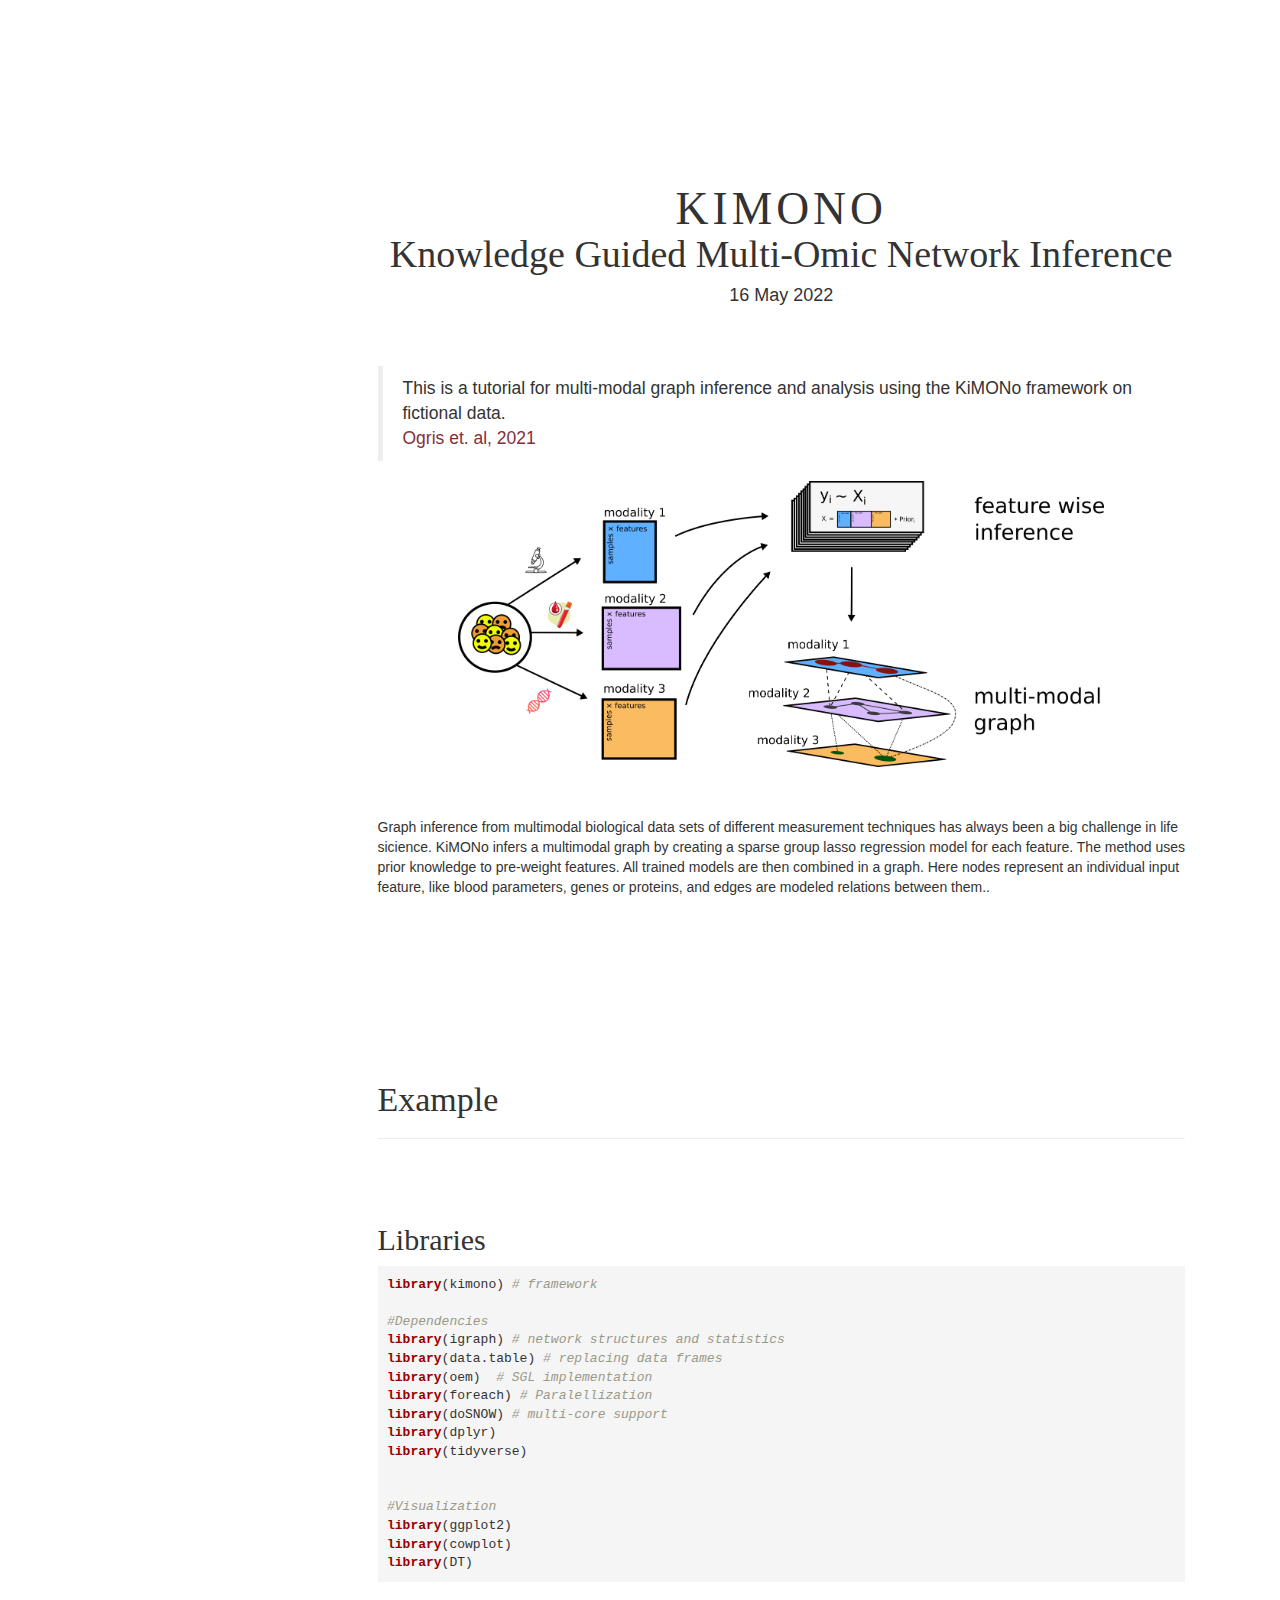
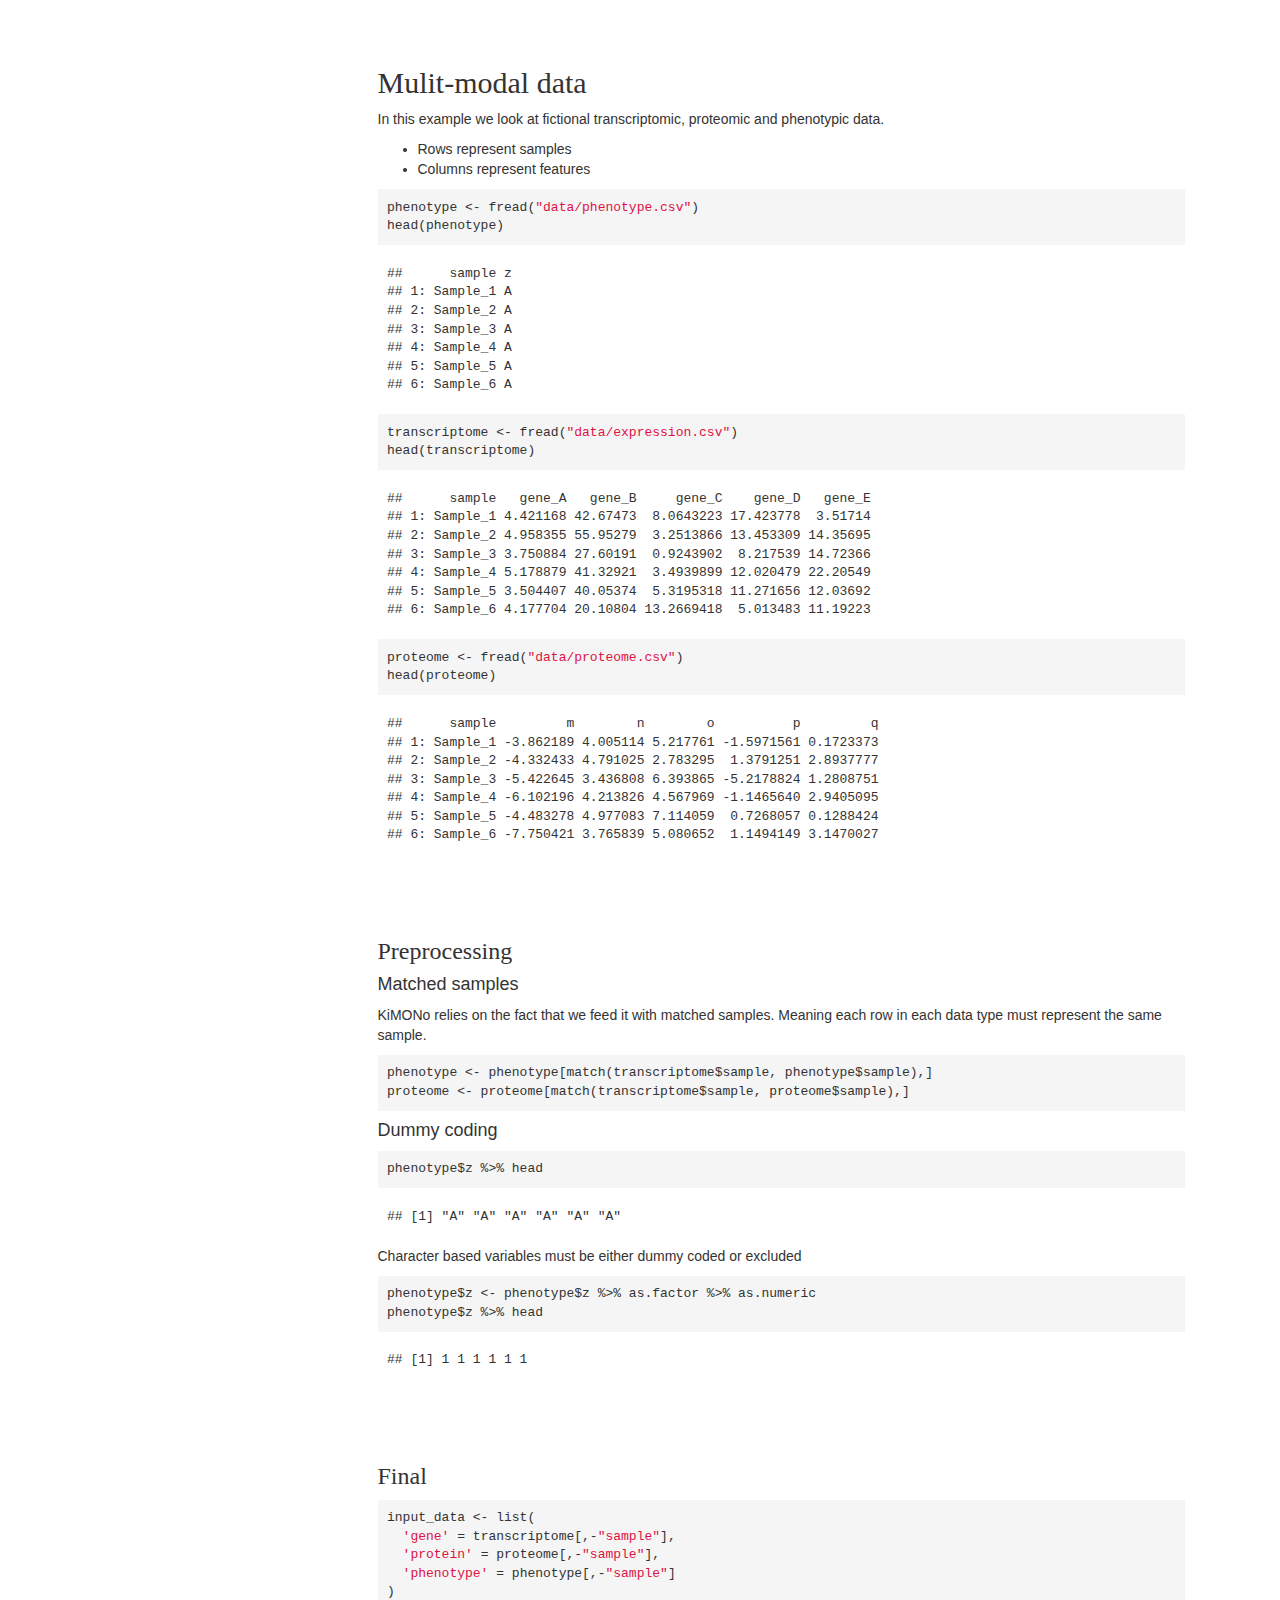
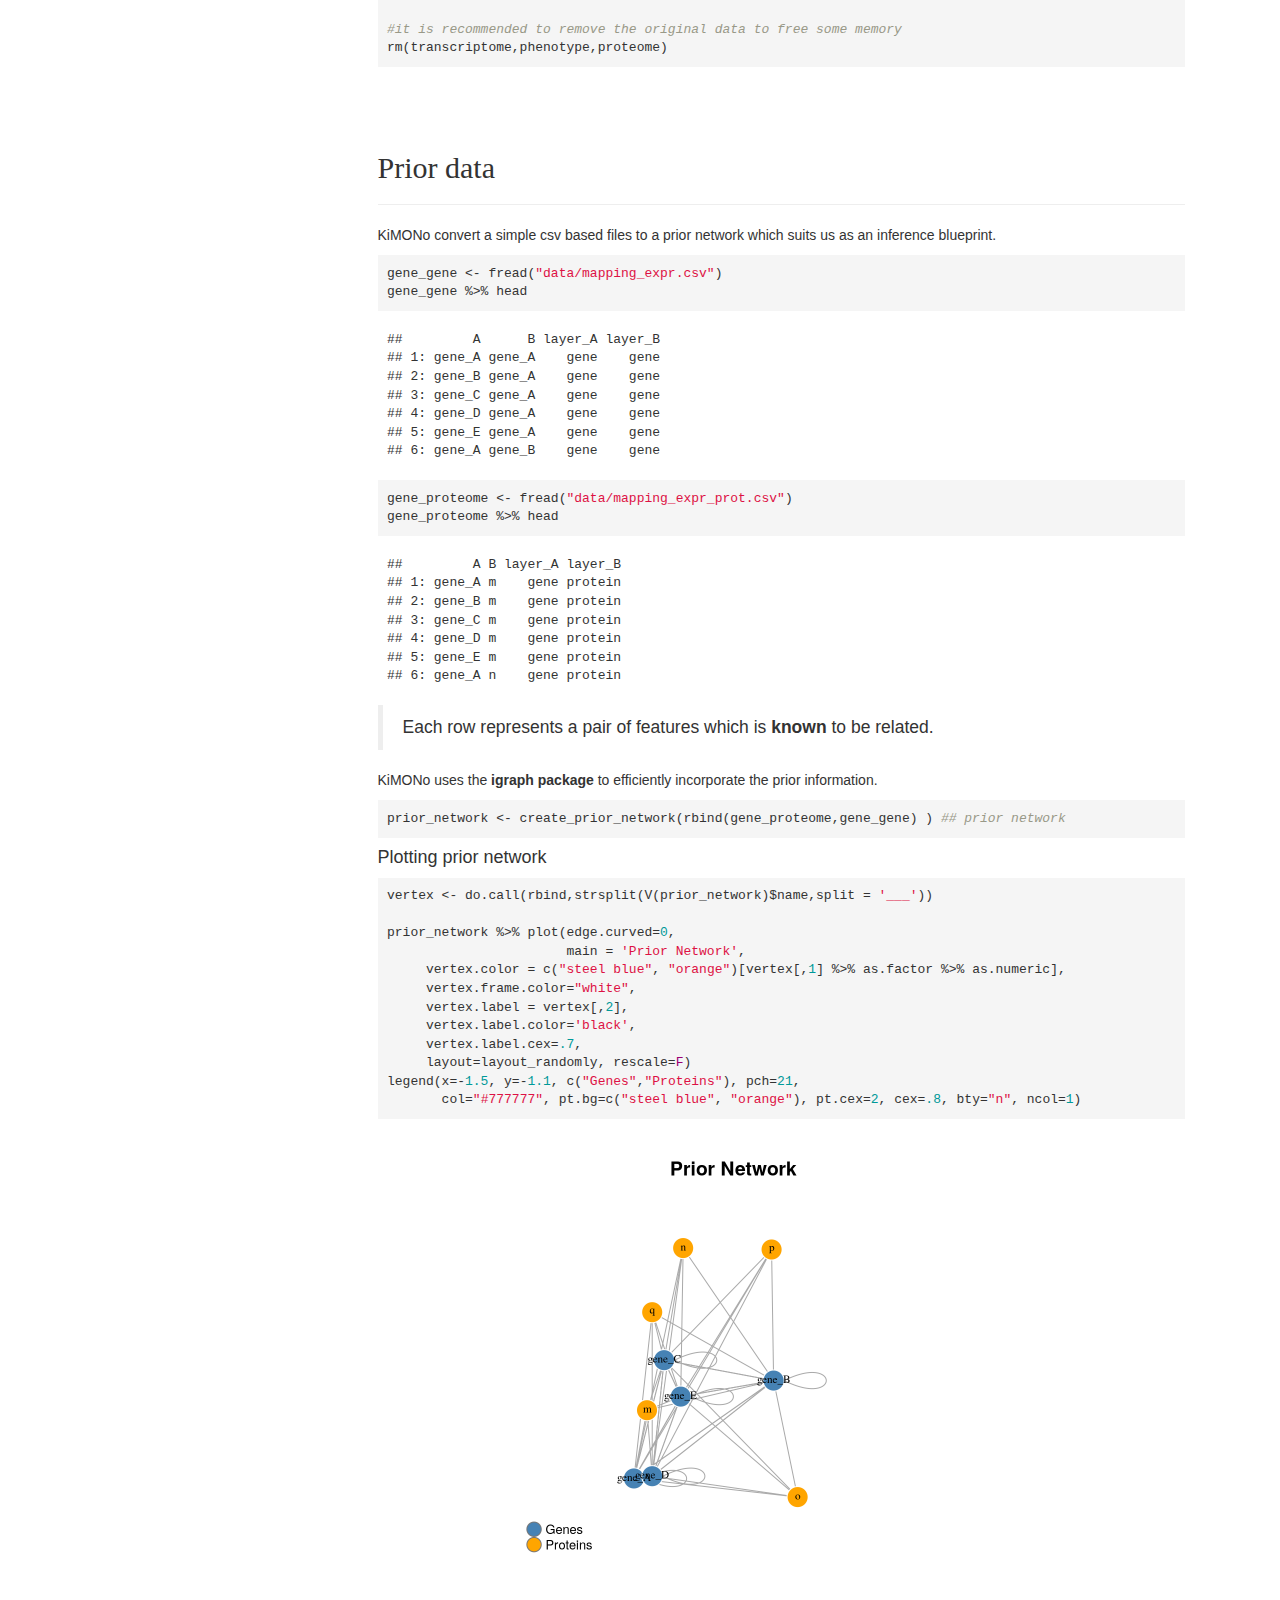
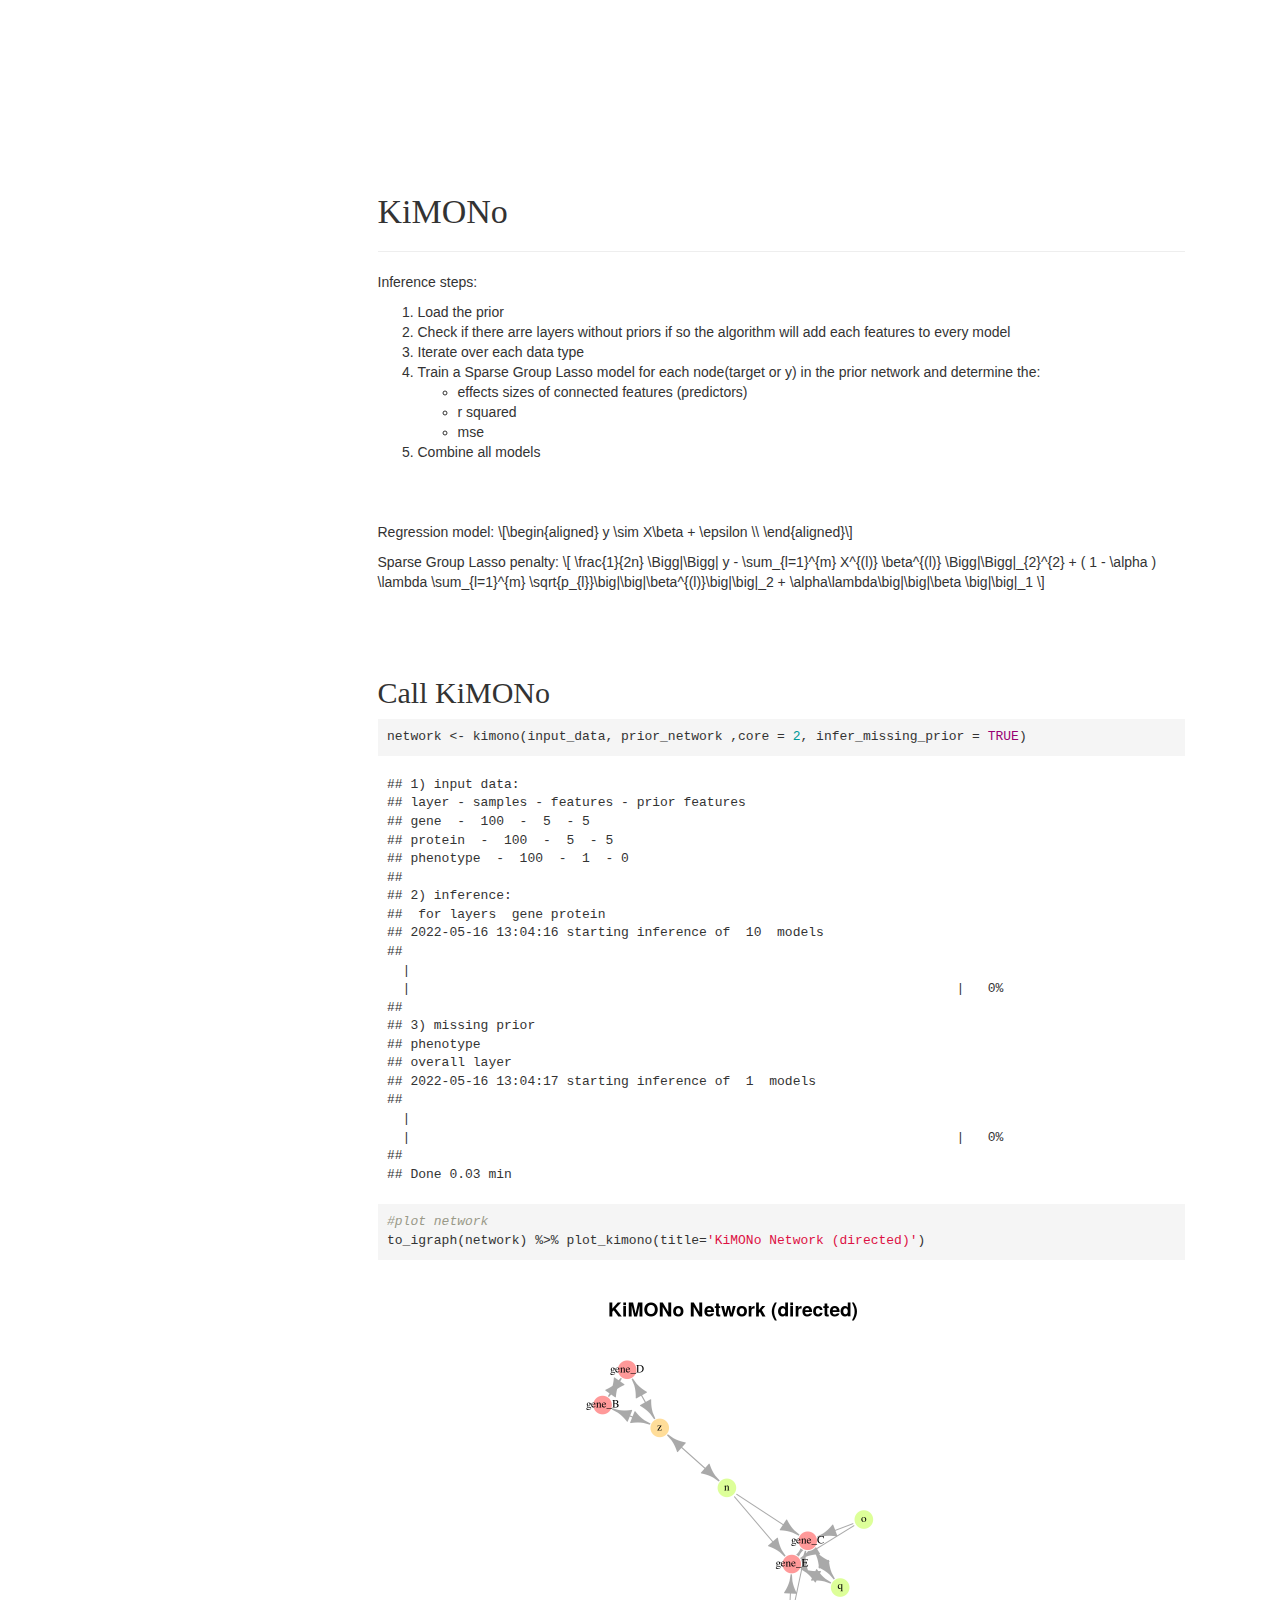
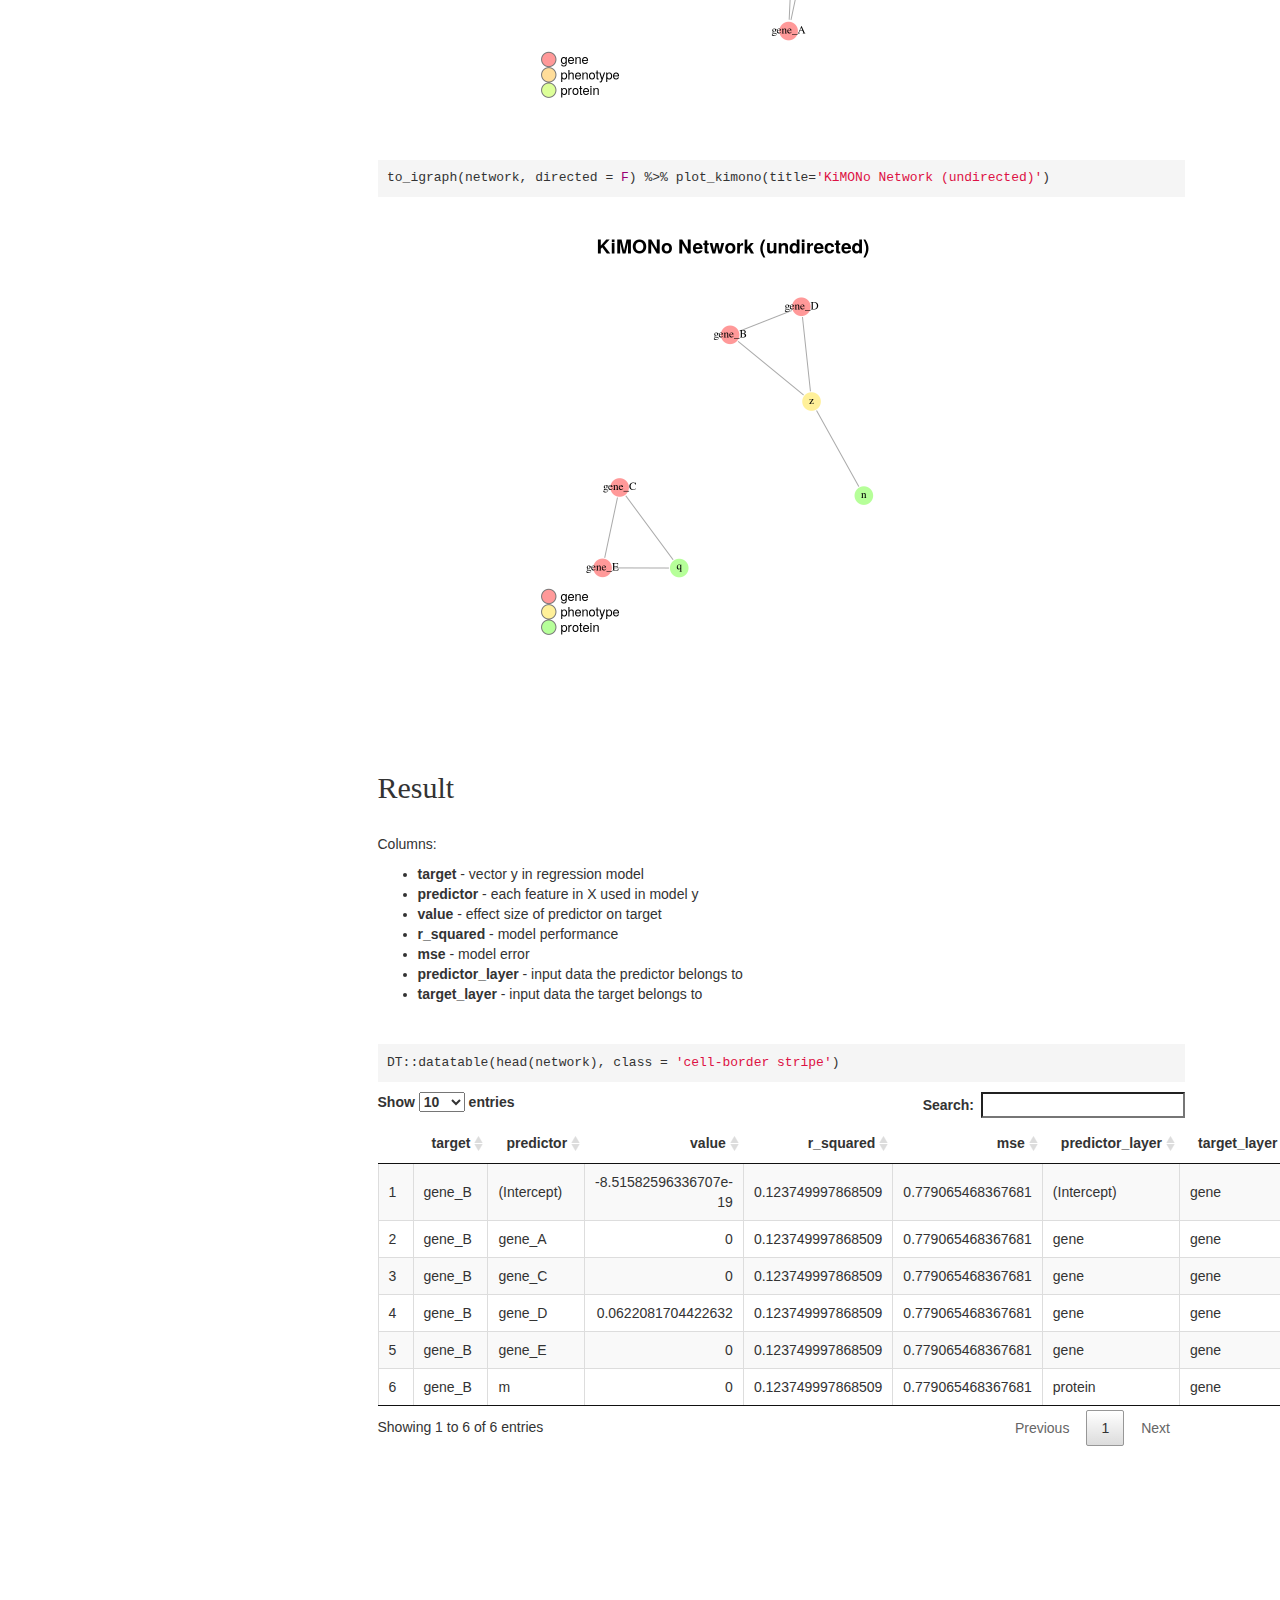
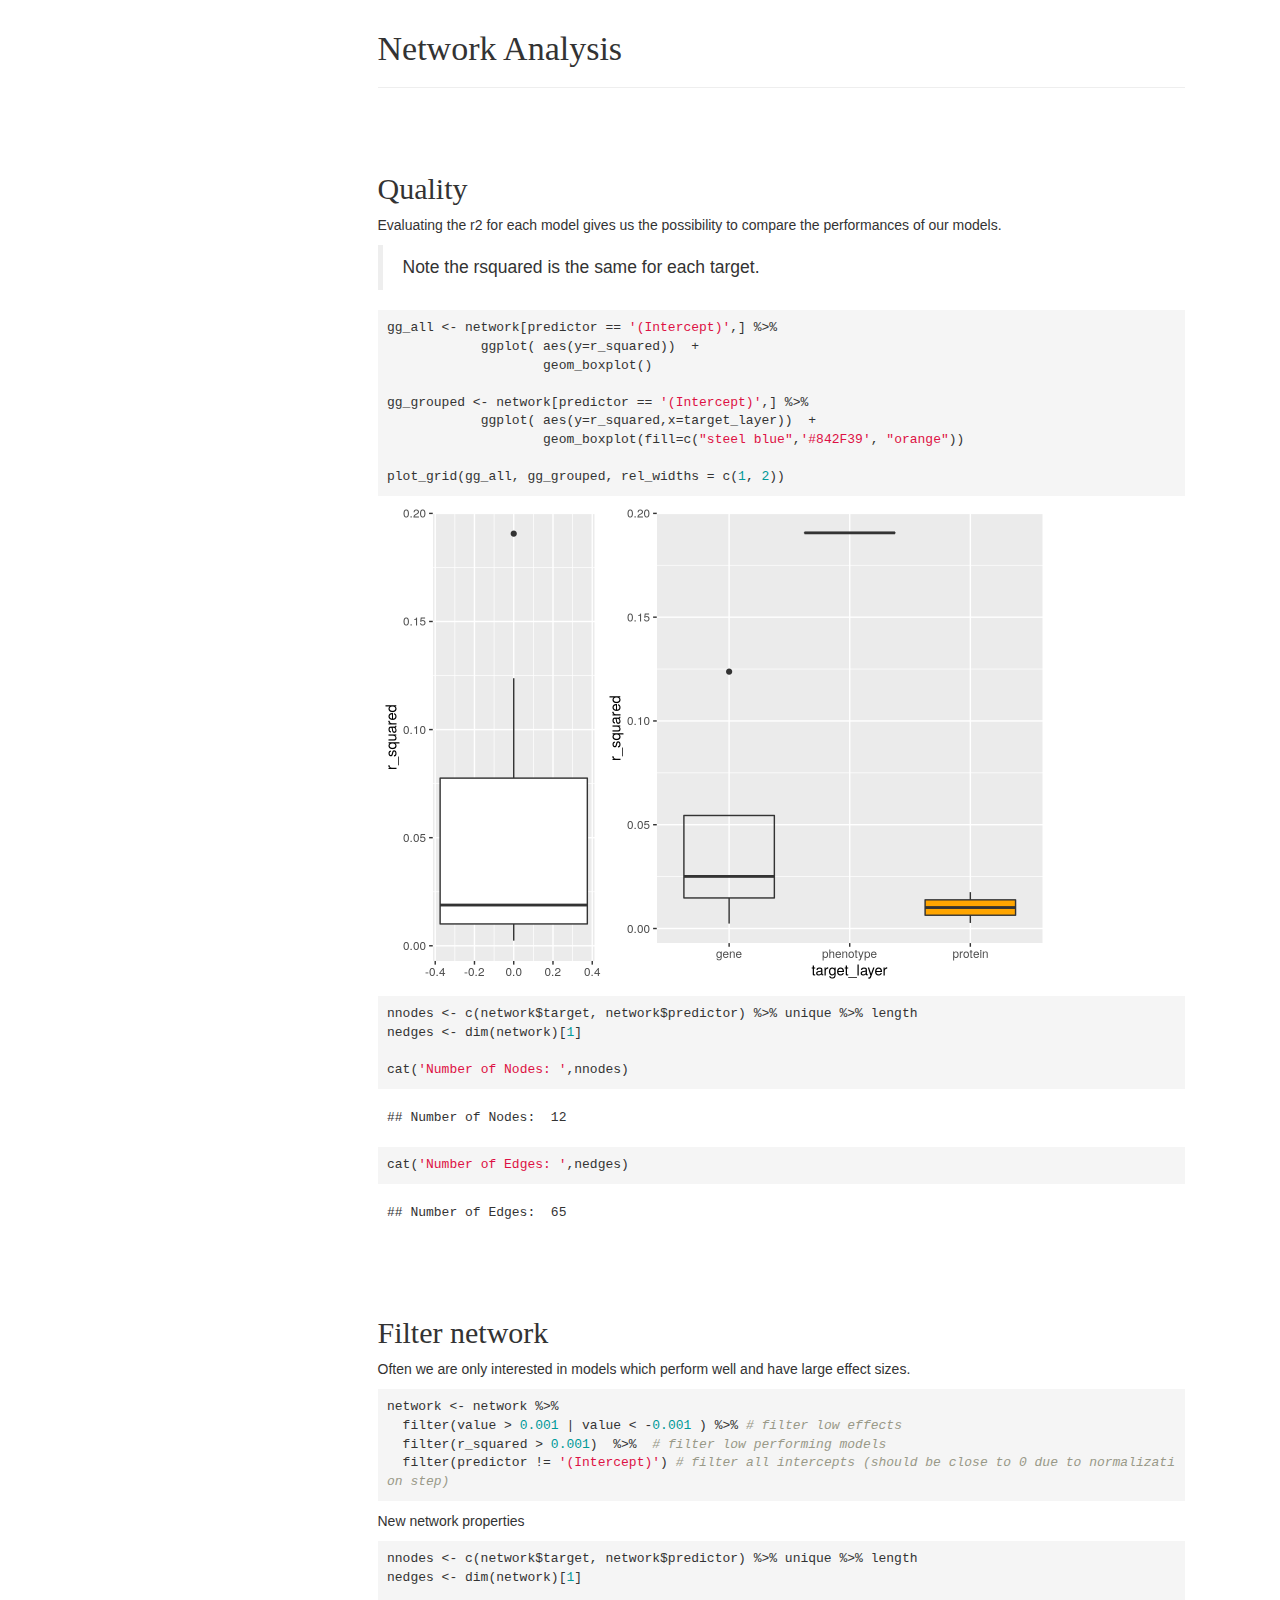
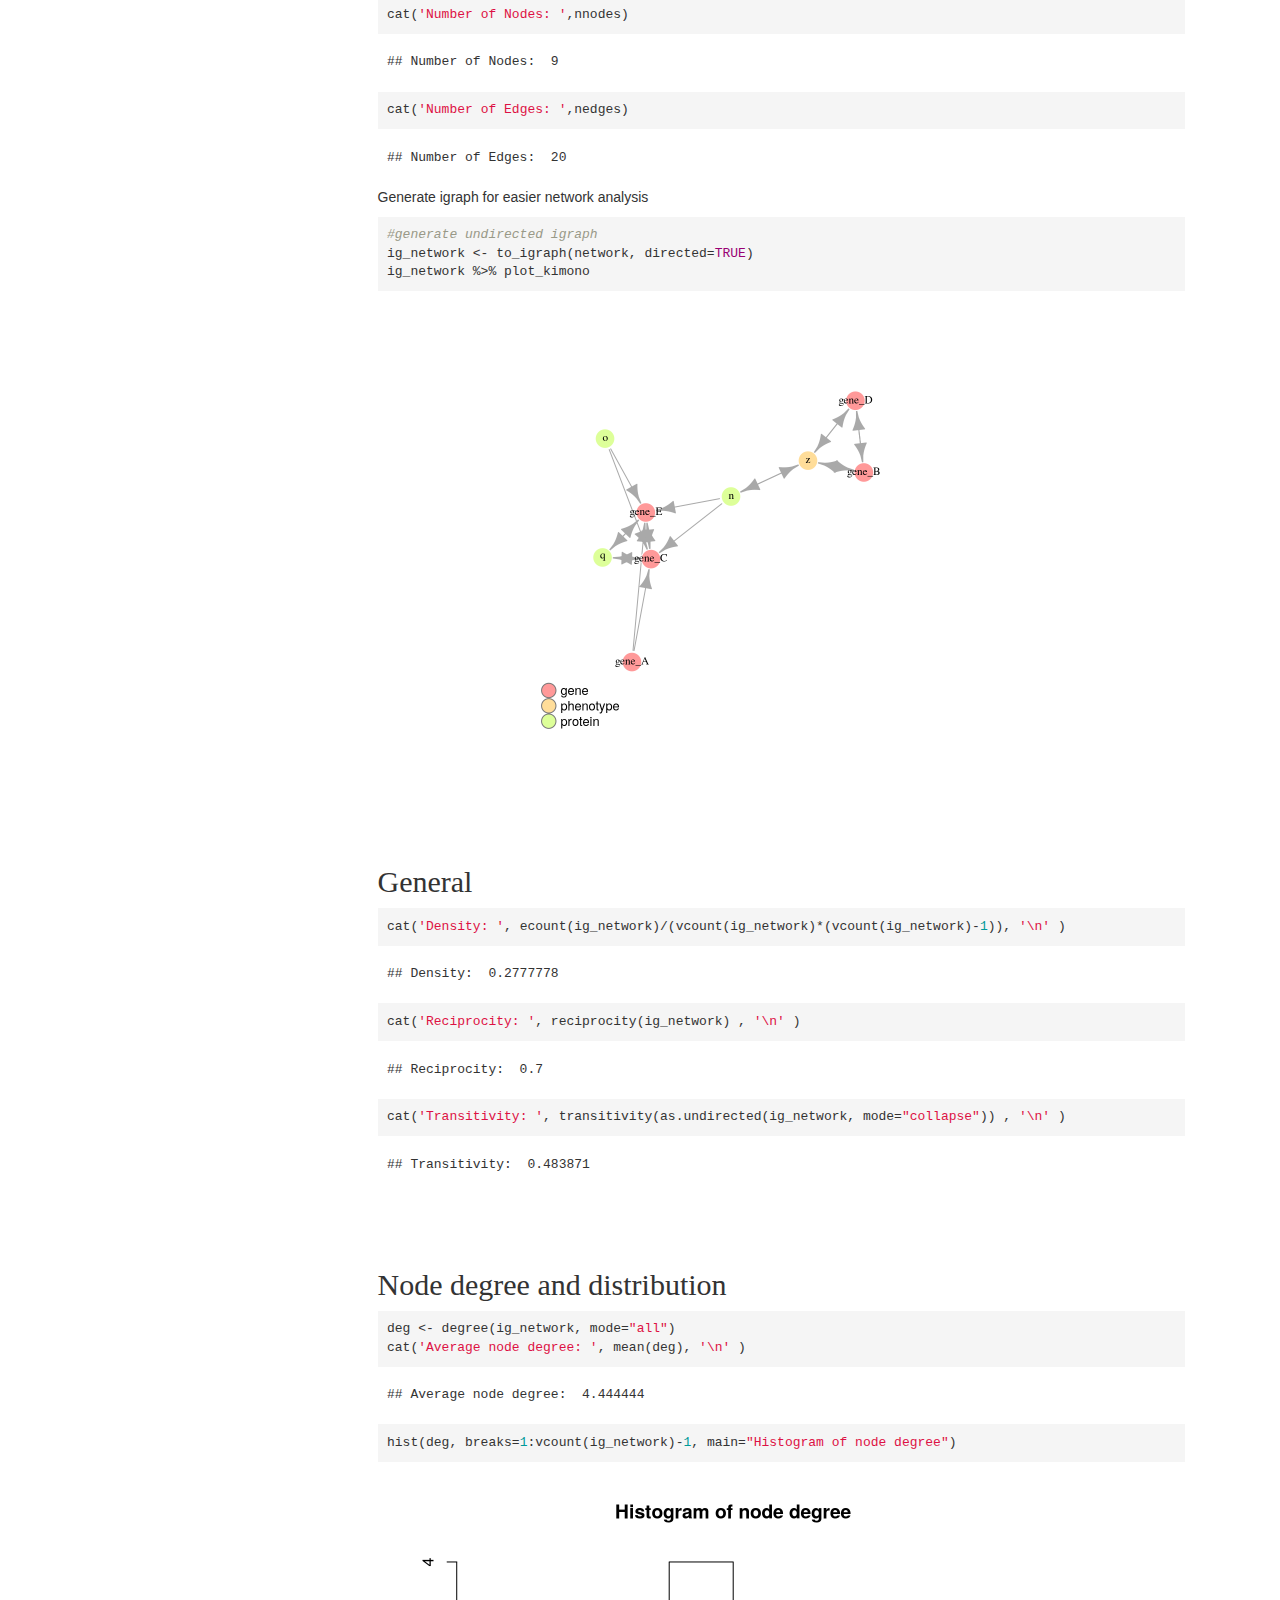
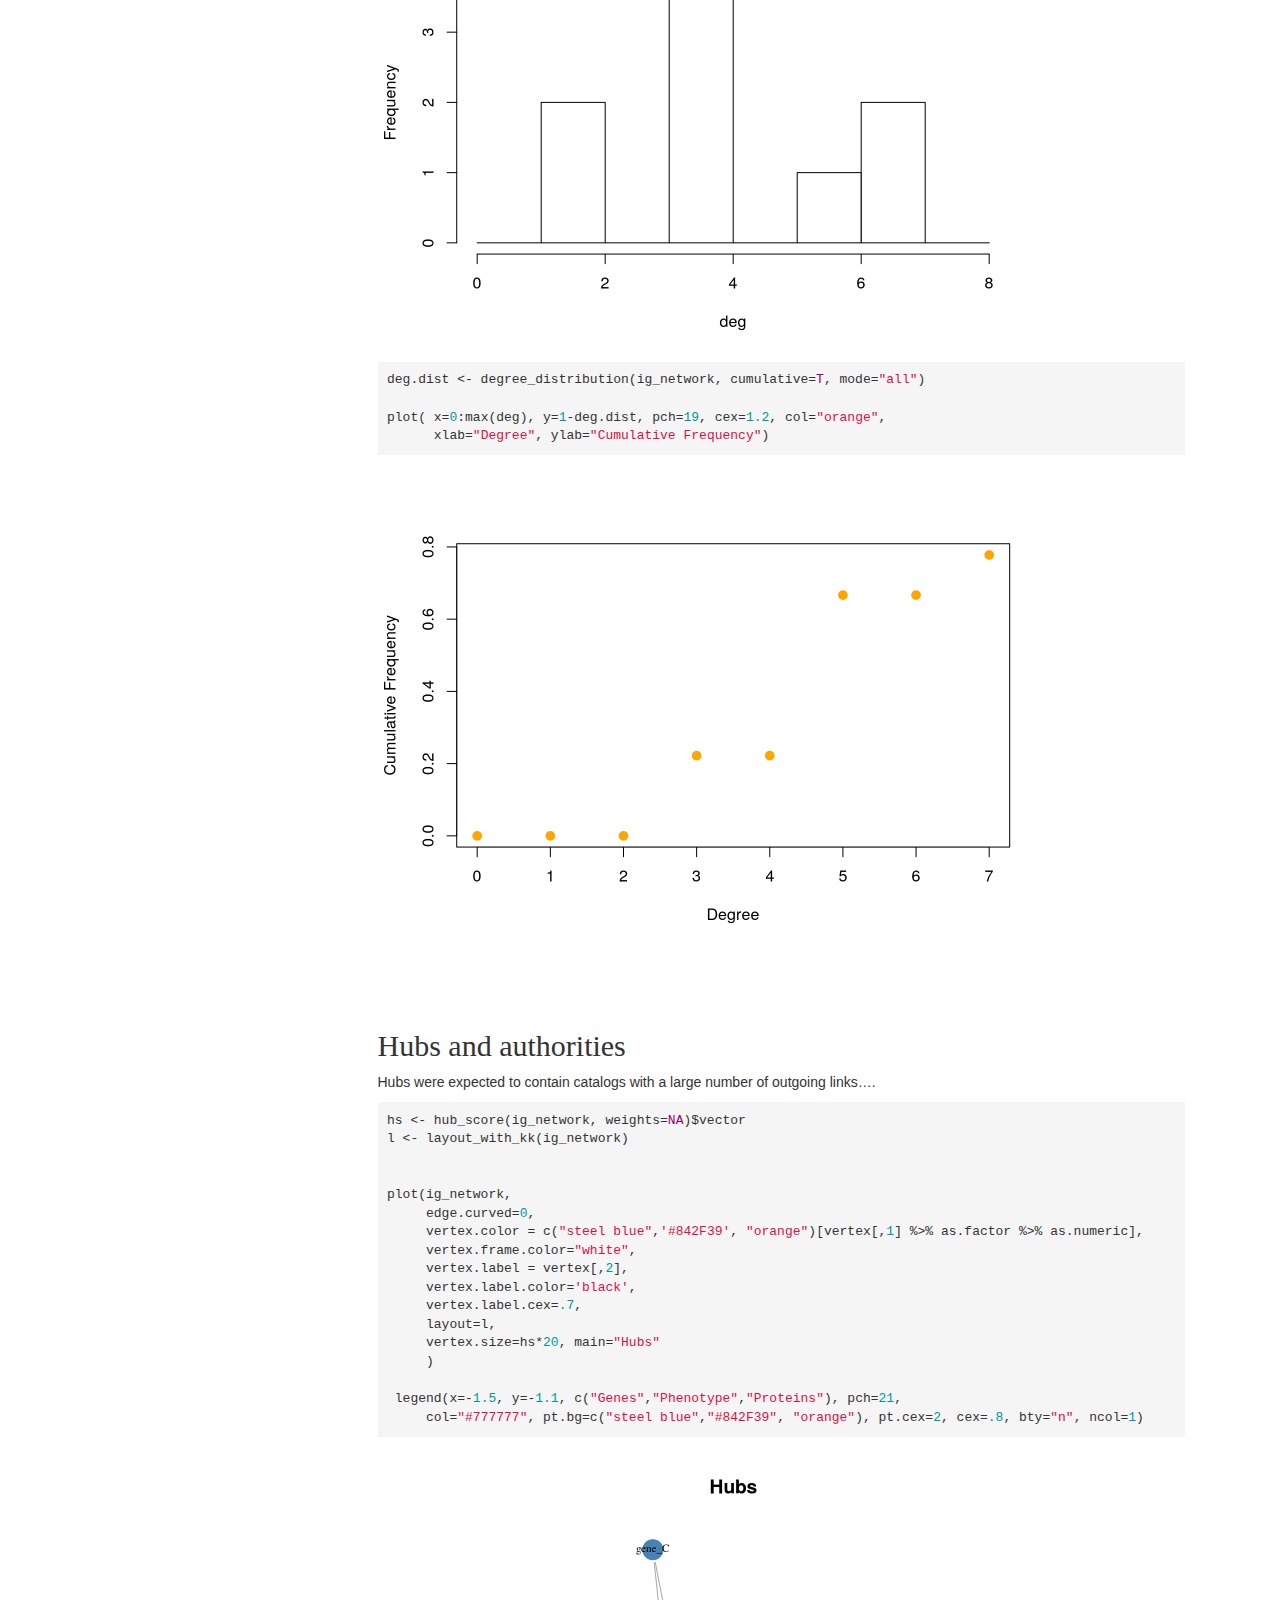
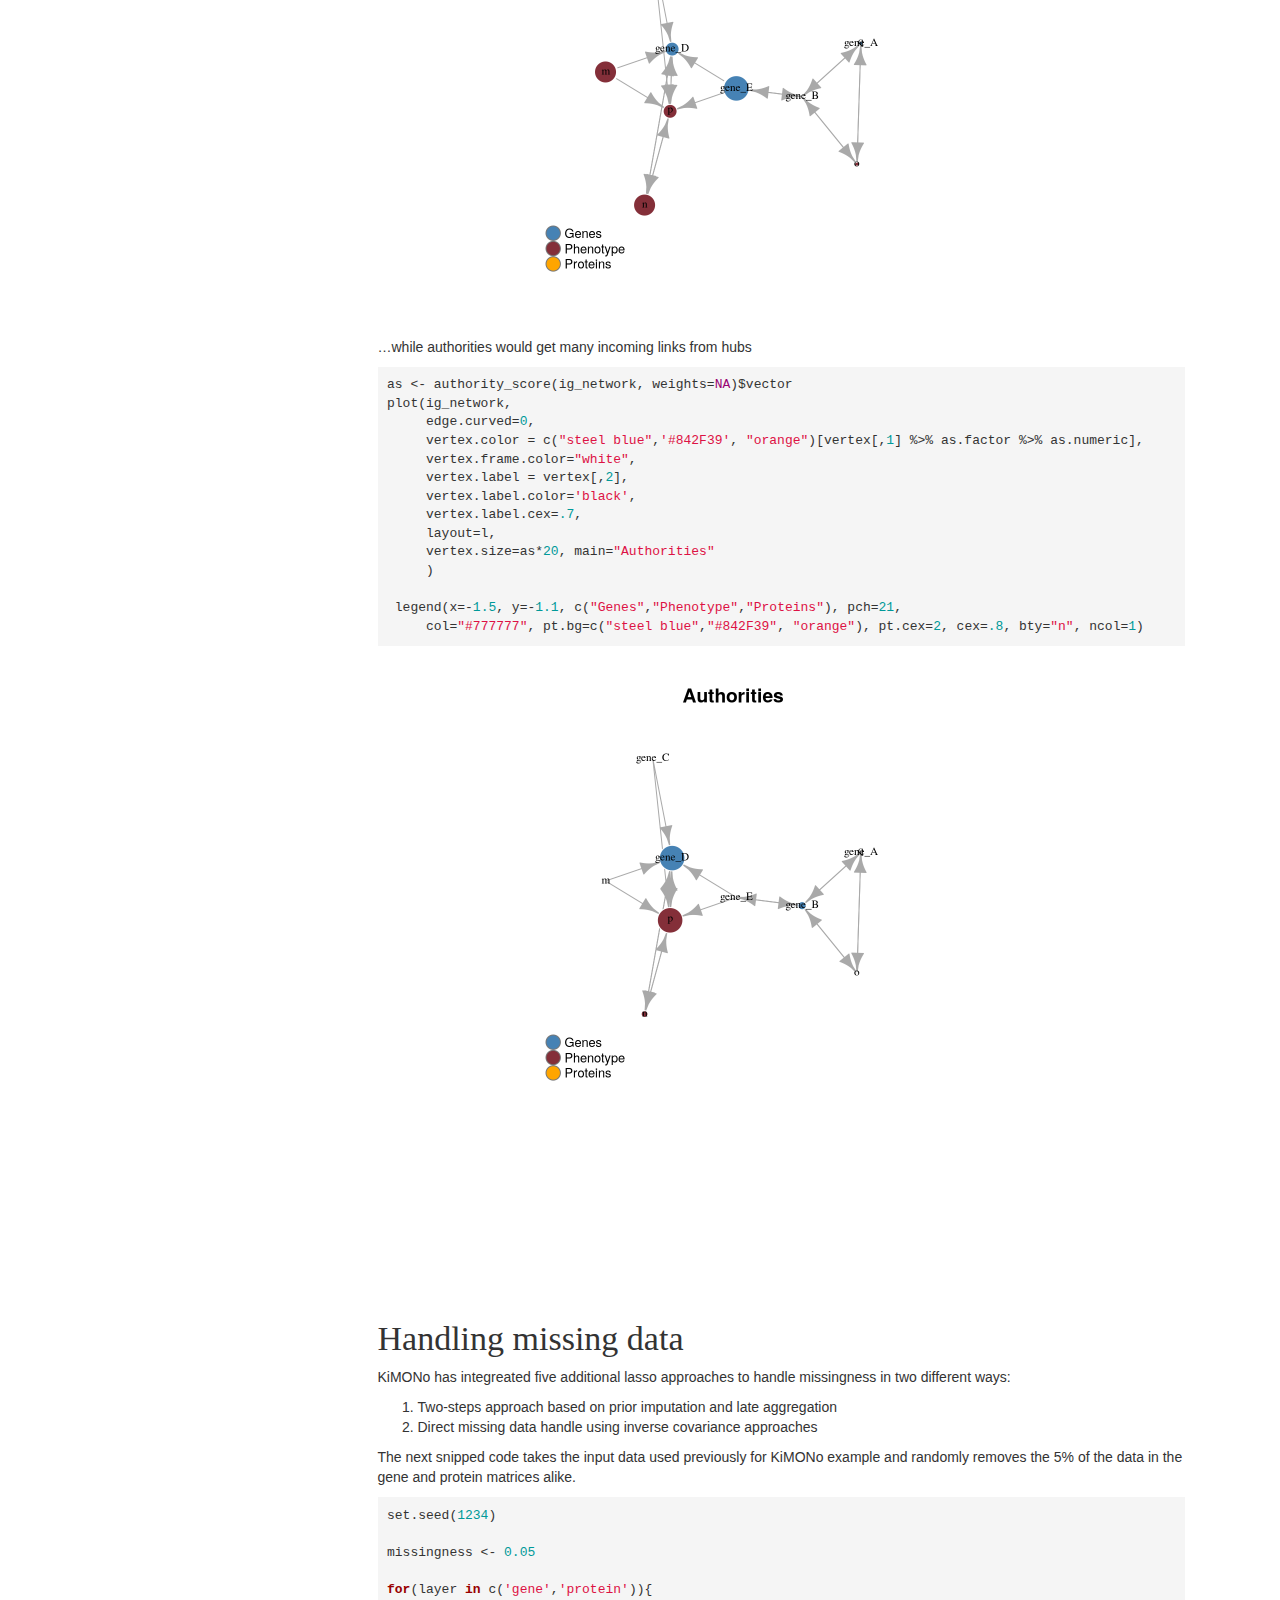
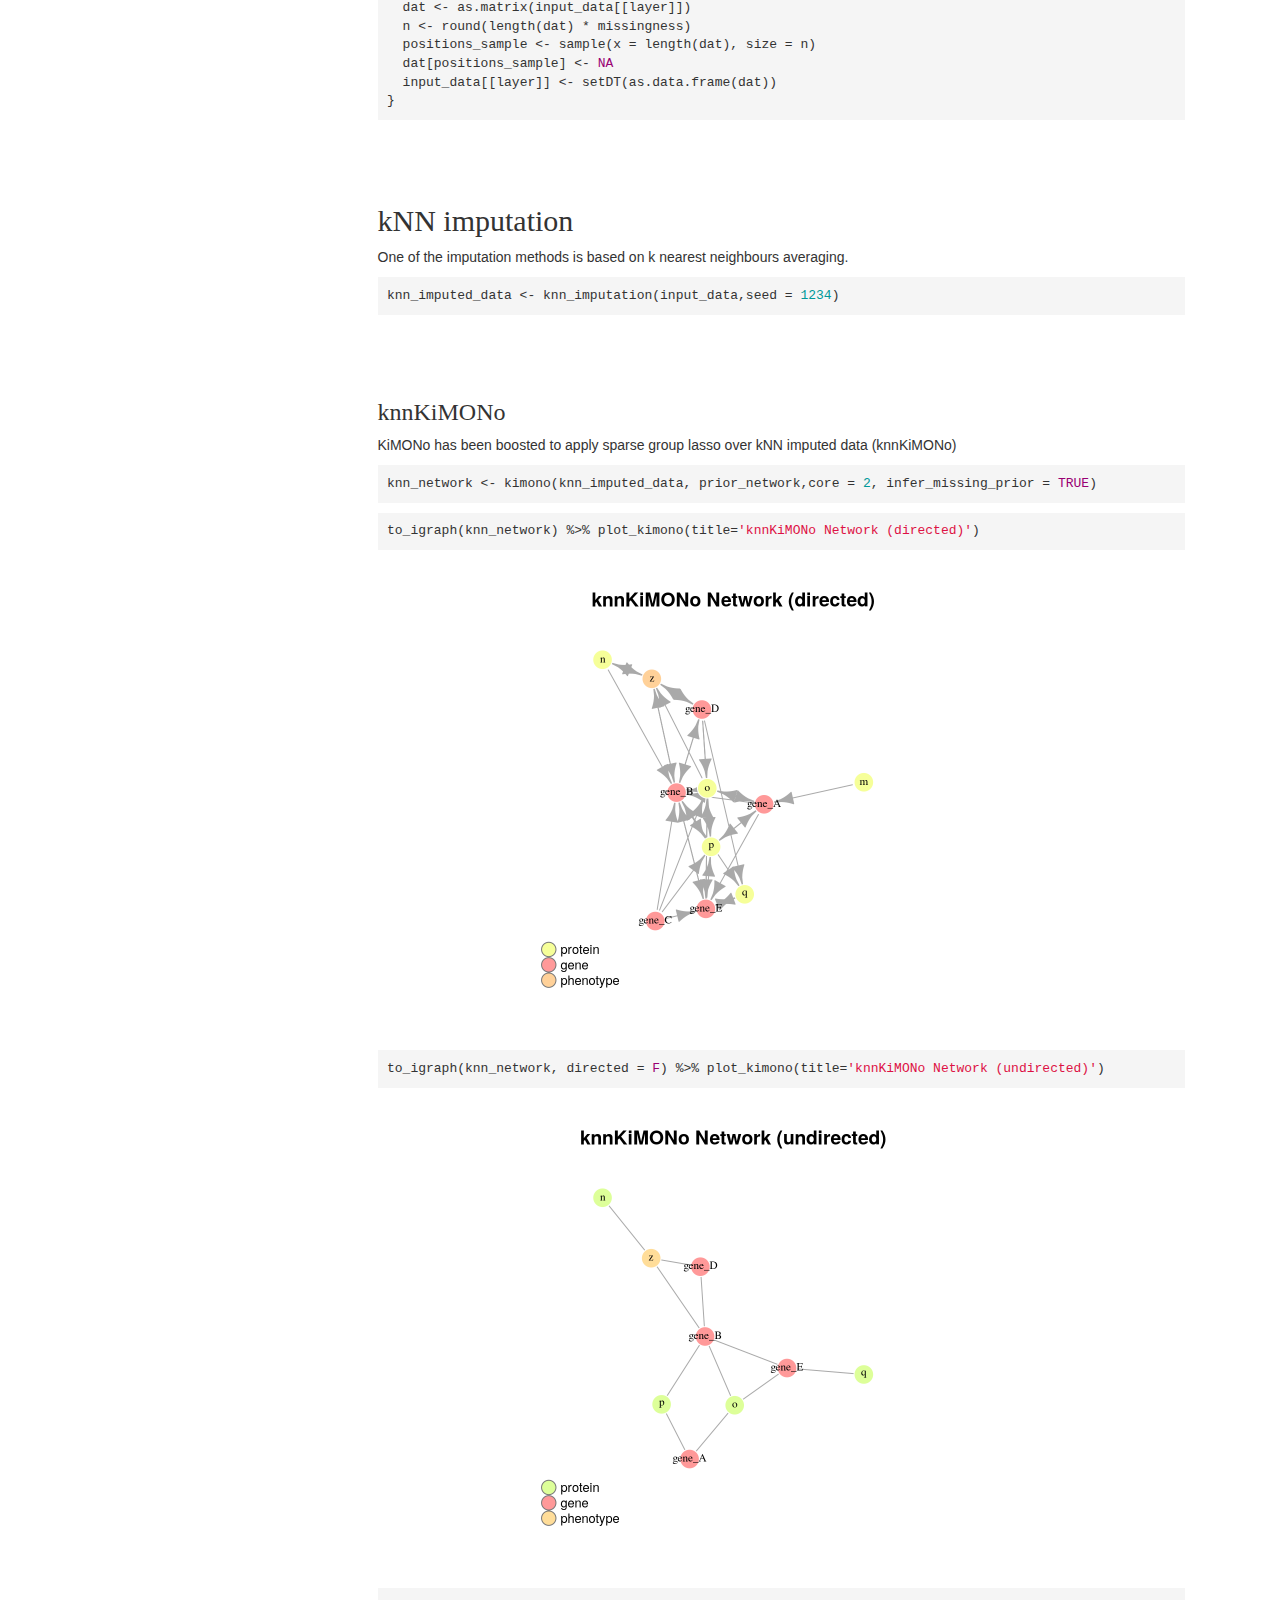
<file: docs/index.html>
<!DOCTYPE html>

<html xmlns="http://www.w3.org/1999/xhtml">

<head>

<meta charset="utf-8" />
<meta http-equiv="Content-Type" content="text/html; charset=utf-8" />
<meta name="generator" content="pandoc" />
<meta http-equiv="X-UA-Compatible" content="IE=EDGE" />




<title>index.utf8</title>

<script src="index_files/jquery-1.12.4/jquery.min.js"></script>
<meta name="viewport" content="width=device-width, initial-scale=1" />
<link href="index_files/bootstrap-3.3.5/css/bootstrap.min.css" rel="stylesheet" />
<script src="index_files/bootstrap-3.3.5/js/bootstrap.min.js"></script>
<script src="index_files/bootstrap-3.3.5/shim/html5shiv.min.js"></script>
<script src="index_files/bootstrap-3.3.5/shim/respond.min.js"></script>
<script src="index_files/jqueryui-1.11.4/jquery-ui.min.js"></script>
<link href="index_files/tocify-1.9.1/jquery.tocify.css" rel="stylesheet" />
<script src="index_files/tocify-1.9.1/jquery.tocify.js"></script>
<script src="index_files/navigation-1.1/tabsets.js"></script>
<link href="index_files/highlightjs-9.12.0/default.css" rel="stylesheet" />
<script src="index_files/highlightjs-9.12.0/highlight.js"></script>
<script src="index_files/htmlwidgets-1.5.1/htmlwidgets.js"></script>
<link href="index_files/datatables-css-0.0.0/datatables-crosstalk.css" rel="stylesheet" />
<script src="index_files/datatables-binding-0.10/datatables.js"></script>
<link href="index_files/dt-core-1.10.19/css/jquery.dataTables.min.css" rel="stylesheet" />
<link href="index_files/dt-core-1.10.19/css/jquery.dataTables.extra.css" rel="stylesheet" />
<script src="index_files/dt-core-1.10.19/js/jquery.dataTables.min.js"></script>
<link href="index_files/crosstalk-1.0.0/css/crosstalk.css" rel="stylesheet" />
<script src="index_files/crosstalk-1.0.0/js/crosstalk.min.js"></script>

<style type="text/css">code{white-space: pre;}</style>
<style type="text/css">
  pre:not([class]) {
    background-color: white;
  }
</style>
<script type="text/javascript">
if (window.hljs) {
  hljs.configure({languages: []});
  hljs.initHighlightingOnLoad();
  if (document.readyState && document.readyState === "complete") {
    window.setTimeout(function() { hljs.initHighlighting(); }, 0);
  }
}
</script>



<style type="text/css">
h1 {
  font-size: 34px;
}
h1.title {
  font-size: 38px;
}
h2 {
  font-size: 30px;
}
h3 {
  font-size: 24px;
}
h4 {
  font-size: 18px;
}
h5 {
  font-size: 16px;
}
h6 {
  font-size: 12px;
}
.table th:not([align]) {
  text-align: left;
}
</style>

<link rel="stylesheet" href="style.css" type="text/css" />



<style type = "text/css">
.main-container {
  max-width: 940px;
  margin-left: auto;
  margin-right: auto;
}
code {
  color: inherit;
  background-color: rgba(0, 0, 0, 0.04);
}
img {
  max-width:100%;
}
.tabbed-pane {
  padding-top: 12px;
}
.html-widget {
  margin-bottom: 20px;
}
button.code-folding-btn:focus {
  outline: none;
}
summary {
  display: list-item;
}
</style>



<!-- tabsets -->

<style type="text/css">
.tabset-dropdown > .nav-tabs {
  display: inline-table;
  max-height: 500px;
  min-height: 44px;
  overflow-y: auto;
  background: white;
  border: 1px solid #ddd;
  border-radius: 4px;
}

.tabset-dropdown > .nav-tabs > li.active:before {
  content: "";
  font-family: 'Glyphicons Halflings';
  display: inline-block;
  padding: 10px;
  border-right: 1px solid #ddd;
}

.tabset-dropdown > .nav-tabs.nav-tabs-open > li.active:before {
  content: "&#xe258;";
  border: none;
}

.tabset-dropdown > .nav-tabs.nav-tabs-open:before {
  content: "";
  font-family: 'Glyphicons Halflings';
  display: inline-block;
  padding: 10px;
  border-right: 1px solid #ddd;
}

.tabset-dropdown > .nav-tabs > li.active {
  display: block;
}

.tabset-dropdown > .nav-tabs > li > a,
.tabset-dropdown > .nav-tabs > li > a:focus,
.tabset-dropdown > .nav-tabs > li > a:hover {
  border: none;
  display: inline-block;
  border-radius: 4px;
}

.tabset-dropdown > .nav-tabs.nav-tabs-open > li {
  display: block;
  float: none;
}

.tabset-dropdown > .nav-tabs > li {
  display: none;
}
</style>

<!-- code folding -->



<style type="text/css">

#TOC {
  margin: 25px 0px 20px 0px;
}
@media (max-width: 768px) {
#TOC {
  position: relative;
  width: 100%;
}
}

@media print {
.toc-content {
  /* see https://github.com/w3c/csswg-drafts/issues/4434 */
  float: right;
}
}

.toc-content {
  padding-left: 30px;
  padding-right: 40px;
}

div.main-container {
  max-width: 1200px;
}

div.tocify {
  width: 20%;
  max-width: 260px;
  max-height: 85%;
}

@media (min-width: 768px) and (max-width: 991px) {
  div.tocify {
    width: 25%;
  }
}

@media (max-width: 767px) {
  div.tocify {
    width: 100%;
    max-width: none;
  }
}

.tocify ul, .tocify li {
  line-height: 20px;
}

.tocify-subheader .tocify-item {
  font-size: 0.90em;
}

.tocify .list-group-item {
  border-radius: 0px;
}


</style>



</head>

<body>


<div class="container-fluid main-container">


<!-- setup 3col/9col grid for toc_float and main content  -->
<div class="row-fluid">
<div class="col-xs-12 col-sm-4 col-md-3">
<div id="TOC" class="tocify">
</div>
</div>

<div class="toc-content col-xs-12 col-sm-8 col-md-9">




<div class="fluid-row" id="header">



<h1 class="title toc-ignore"><div class="mytitle">
KiMONo
</div>
Knowledge Guided Multi-Omic Network Inference</h1>
<h4 class="date"><center>
16 May 2022
</center></h4>

</div>


<p><br><br></p>
<blockquote>
<p>This is a tutorial for multi-modal graph inference and analysis using the KiMONo framework on fictional data. <br> <a href="https://www.nature.com/articles/s41598-021-85544-4">Ogris et. al, 2021</a></p>
</blockquote>
<center>
<img src="intro.png" alt="Figure 1" style="width:80.0%" />
</center>
<p><br><br></p>
<p>Graph inference from multimodal biological data sets of different measurement techniques has always been a big challenge in life sicience. KiMONo infers a multimodal graph by creating a sparse group lasso regression model for each feature. The method uses prior knowledge to pre-weight features. All trained models are then combined in a graph. Here nodes represent an individual input feature, like blood parameters, genes or proteins, and edges are modeled relations between them..</p>
<div id="example" class="section level1">
<h1>Example</h1>
<hr />
<div id="libraries" class="section level2">
<h2>Libraries</h2>
<pre class="r"><code>library(kimono) # framework

#Dependencies
library(igraph) # network structures and statistics
library(data.table) # replacing data frames
library(oem)  # SGL implementation
library(foreach) # Paralellization
library(doSNOW) # multi-core support
library(dplyr)  
library(tidyverse)
  

#Visualization
library(ggplot2)
library(cowplot) 
library(DT)</code></pre>
</div>
<div id="mulit-modal-data" class="section level2">
<h2>Mulit-modal data</h2>
<p>In this example we look at fictional transcriptomic, proteomic and phenotypic data.</p>
<ul>
<li>Rows represent samples</li>
<li>Columns represent features</li>
</ul>
<pre class="r"><code>phenotype &lt;- fread(&quot;data/phenotype.csv&quot;)
head(phenotype)</code></pre>
<pre><code>##      sample z
## 1: Sample_1 A
## 2: Sample_2 A
## 3: Sample_3 A
## 4: Sample_4 A
## 5: Sample_5 A
## 6: Sample_6 A</code></pre>
<pre class="r"><code>transcriptome &lt;- fread(&quot;data/expression.csv&quot;)
head(transcriptome)</code></pre>
<pre><code>##      sample   gene_A   gene_B     gene_C    gene_D   gene_E
## 1: Sample_1 4.421168 42.67473  8.0643223 17.423778  3.51714
## 2: Sample_2 4.958355 55.95279  3.2513866 13.453309 14.35695
## 3: Sample_3 3.750884 27.60191  0.9243902  8.217539 14.72366
## 4: Sample_4 5.178879 41.32921  3.4939899 12.020479 22.20549
## 5: Sample_5 3.504407 40.05374  5.3195318 11.271656 12.03692
## 6: Sample_6 4.177704 20.10804 13.2669418  5.013483 11.19223</code></pre>
<pre class="r"><code>proteome &lt;- fread(&quot;data/proteome.csv&quot;)
head(proteome)</code></pre>
<pre><code>##      sample         m        n        o          p         q
## 1: Sample_1 -3.862189 4.005114 5.217761 -1.5971561 0.1723373
## 2: Sample_2 -4.332433 4.791025 2.783295  1.3791251 2.8937777
## 3: Sample_3 -5.422645 3.436808 6.393865 -5.2178824 1.2808751
## 4: Sample_4 -6.102196 4.213826 4.567969 -1.1465640 2.9405095
## 5: Sample_5 -4.483278 4.977083 7.114059  0.7268057 0.1288424
## 6: Sample_6 -7.750421 3.765839 5.080652  1.1494149 3.1470027</code></pre>
<div id="preprocessing" class="section level3">
<h3>Preprocessing</h3>
<div id="matched-samples" class="section level4">
<h4>Matched samples</h4>
<p>KiMONo relies on the fact that we feed it with matched samples. Meaning each row in each data type must represent the same sample.</p>
<pre class="r"><code>phenotype &lt;- phenotype[match(transcriptome$sample, phenotype$sample),]
proteome &lt;- proteome[match(transcriptome$sample, proteome$sample),]</code></pre>
</div>
<div id="dummy-coding" class="section level4">
<h4>Dummy coding</h4>
<pre class="r"><code>phenotype$z %&gt;% head</code></pre>
<pre><code>## [1] &quot;A&quot; &quot;A&quot; &quot;A&quot; &quot;A&quot; &quot;A&quot; &quot;A&quot;</code></pre>
<p>Character based variables must be either dummy coded or excluded</p>
<pre class="r"><code>phenotype$z &lt;- phenotype$z %&gt;% as.factor %&gt;% as.numeric
phenotype$z %&gt;% head</code></pre>
<pre><code>## [1] 1 1 1 1 1 1</code></pre>
</div>
</div>
<div id="final" class="section level3">
<h3>Final</h3>
<pre class="r"><code>input_data &lt;- list(
  &#39;gene&#39; = transcriptome[,-&quot;sample&quot;],
  &#39;protein&#39; = proteome[,-&quot;sample&quot;],
  &#39;phenotype&#39; = phenotype[,-&quot;sample&quot;]
)

#it is recommended to remove the original data to free some memory
rm(transcriptome,phenotype,proteome)</code></pre>
</div>
</div>
<div id="prior-data" class="section level2">
<h2>Prior data</h2>
<hr />
<p>KiMONo convert a simple csv based files to a prior network which suits us as an inference blueprint.</p>
<pre class="r"><code>gene_gene &lt;- fread(&quot;data/mapping_expr.csv&quot;)
gene_gene %&gt;% head</code></pre>
<pre><code>##         A      B layer_A layer_B
## 1: gene_A gene_A    gene    gene
## 2: gene_B gene_A    gene    gene
## 3: gene_C gene_A    gene    gene
## 4: gene_D gene_A    gene    gene
## 5: gene_E gene_A    gene    gene
## 6: gene_A gene_B    gene    gene</code></pre>
<pre class="r"><code>gene_proteome &lt;- fread(&quot;data/mapping_expr_prot.csv&quot;)
gene_proteome %&gt;% head</code></pre>
<pre><code>##         A B layer_A layer_B
## 1: gene_A m    gene protein
## 2: gene_B m    gene protein
## 3: gene_C m    gene protein
## 4: gene_D m    gene protein
## 5: gene_E m    gene protein
## 6: gene_A n    gene protein</code></pre>
<blockquote>
<p>Each row represents a pair of features which is <strong>known</strong> to be related.</p>
</blockquote>
<p>KiMONo uses the <strong>igraph package</strong> to efficiently incorporate the prior information.</p>
<pre class="r"><code>prior_network &lt;- create_prior_network(rbind(gene_proteome,gene_gene) ) ## prior network</code></pre>
<div id="plotting-prior-network" class="section level4">
<h4>Plotting prior network</h4>
<pre class="r"><code>vertex &lt;- do.call(rbind,strsplit(V(prior_network)$name,split = &#39;___&#39;))

prior_network %&gt;% plot(edge.curved=0,
                       main = &#39;Prior Network&#39;,
     vertex.color = c(&quot;steel blue&quot;, &quot;orange&quot;)[vertex[,1] %&gt;% as.factor %&gt;% as.numeric],
     vertex.frame.color=&quot;white&quot;,
     vertex.label = vertex[,2], 
     vertex.label.color=&#39;black&#39;,
     vertex.label.cex=.7,
     layout=layout_randomly, rescale=F) 
legend(x=-1.5, y=-1.1, c(&quot;Genes&quot;,&quot;Proteins&quot;), pch=21,
       col=&quot;#777777&quot;, pt.bg=c(&quot;steel blue&quot;, &quot;orange&quot;), pt.cex=2, cex=.8, bty=&quot;n&quot;, ncol=1)</code></pre>
<p><img src="index_files/figure-html/unnamed-chunk-9-1.png" width="672" /></p>
</div>
</div>
</div>
<div id="kimono" class="section level1">
<h1>KiMONo</h1>
<hr />
<p>Inference steps:</p>
<ol style="list-style-type: decimal">
<li>Load the prior</li>
<li>Check if there arre layers without priors if so the algorithm will add each features to every model</li>
<li>Iterate over each data type</li>
<li>Train a Sparse Group Lasso model for each node(target or y) in the prior network and determine the:
<ul>
<li>effects sizes of connected features (predictors)</li>
<li>r squared</li>
<li>mse</li>
</ul></li>
<li>Combine all models</li>
</ol>
<p><br><br></p>
<p>Regression model: <span class="math display">\[\begin{aligned} y \sim X\beta + \epsilon \\       \end{aligned}\]</span></p>
<p>Sparse Group Lasso penalty: <span class="math display">\[  \frac{1}{2n} \Bigg|\Bigg| y - \sum_{l=1}^{m} X^{(l)} \beta^{(l)} \Bigg|\Bigg|_{2}^{2} + ( 1 - \alpha ) \lambda \sum_{l=1}^{m} \sqrt{p_{l}}\big|\big|\beta^{(l)}\big|\big|_2  + \alpha\lambda\big|\big|\beta \big|\big|_1 \]</span></p>
<div id="call-kimono" class="section level2">
<h2>Call KiMONo</h2>
<pre class="r"><code>network &lt;- kimono(input_data, prior_network ,core = 2, infer_missing_prior = TRUE)</code></pre>
<pre><code>## 1) input data:
## layer - samples - features - prior features
## gene  -  100  -  5  - 5 
## protein  -  100  -  5  - 5 
## phenotype  -  100  -  1  - 0
## 
## 2) inference:
##  for layers  gene protein 
## 2022-05-16 13:04:16 starting inference of  10  models
## 
  |                                                                            
  |                                                                      |   0%
## 
## 3) missing prior 
## phenotype 
## overall layer
## 2022-05-16 13:04:17 starting inference of  1  models
## 
  |                                                                            
  |                                                                      |   0%
## 
## Done 0.03 min</code></pre>
<pre class="r"><code>#plot network
to_igraph(network) %&gt;% plot_kimono(title=&#39;KiMONo Network (directed)&#39;)</code></pre>
<p><img src="index_files/figure-html/unnamed-chunk-10-1.png" width="672" /></p>
<pre class="r"><code>to_igraph(network, directed = F) %&gt;% plot_kimono(title=&#39;KiMONo Network (undirected)&#39;)</code></pre>
<p><img src="index_files/figure-html/unnamed-chunk-10-2.png" width="672" /></p>
</div>
<div id="result" class="section level2">
<h2>Result</h2>
<p><br> Columns:</p>
<ul>
<li><strong>target</strong> - vector y in regression model</li>
<li><strong>predictor</strong> - each feature in X used in model y</li>
<li><strong>value</strong> - effect size of predictor on target</li>
<li><strong>r_squared</strong> - model performance</li>
<li><strong>mse</strong> - model error</li>
<li><strong>predictor_layer</strong> - input data the predictor belongs to</li>
<li><strong>target_layer</strong> - input data the target belongs to</li>
</ul>
<p><br></p>
<pre class="r"><code>DT::datatable(head(network), class = &#39;cell-border stripe&#39;)</code></pre>
<div id="htmlwidget-a42aa75ecd754738049c" style="width:100%;height:auto;" class="datatables html-widget"></div>
<script type="application/json" data-for="htmlwidget-a42aa75ecd754738049c">{"x":{"filter":"none","data":[["1","2","3","4","5","6"],["gene_B","gene_B","gene_B","gene_B","gene_B","gene_B"],["(Intercept)","gene_A","gene_C","gene_D","gene_E","m"],[-8.51582596336707e-19,0,0,0.0622081704422632,0,0],[0.123749997868509,0.123749997868509,0.123749997868509,0.123749997868509,0.123749997868509,0.123749997868509],[0.779065468367681,0.779065468367681,0.779065468367681,0.779065468367681,0.779065468367681,0.779065468367681],["(Intercept)","gene","gene","gene","gene","protein"],["gene","gene","gene","gene","gene","gene"]],"container":"<table class=\"cell-border stripe\">\n  <thead>\n    <tr>\n      <th> <\/th>\n      <th>target<\/th>\n      <th>predictor<\/th>\n      <th>value<\/th>\n      <th>r_squared<\/th>\n      <th>mse<\/th>\n      <th>predictor_layer<\/th>\n      <th>target_layer<\/th>\n    <\/tr>\n  <\/thead>\n<\/table>","options":{"columnDefs":[{"className":"dt-right","targets":[3,4,5]},{"orderable":false,"targets":0}],"order":[],"autoWidth":false,"orderClasses":false}},"evals":[],"jsHooks":[]}</script>
</div>
</div>
<div id="network-analysis" class="section level1">
<h1>Network Analysis</h1>
<hr />
<div id="quality" class="section level2">
<h2>Quality</h2>
<p>Evaluating the r2 for each model gives us the possibility to compare the performances of our models.</p>
<blockquote>
<p>Note the rsquared is the same for each target.</p>
</blockquote>
<pre class="r"><code>gg_all &lt;- network[predictor == &#39;(Intercept)&#39;,] %&gt;%  
            ggplot( aes(y=r_squared))  +
                    geom_boxplot()

gg_grouped &lt;- network[predictor == &#39;(Intercept)&#39;,] %&gt;%  
            ggplot( aes(y=r_squared,x=target_layer))  +   
                    geom_boxplot(fill=c(&quot;steel blue&quot;,&#39;#842F39&#39;, &quot;orange&quot;))

plot_grid(gg_all, gg_grouped, rel_widths = c(1, 2))</code></pre>
<p><img src="index_files/figure-html/unnamed-chunk-12-1.png" width="672" /></p>
<pre class="r"><code>nnodes &lt;- c(network$target, network$predictor) %&gt;% unique %&gt;% length
nedges &lt;- dim(network)[1]

cat(&#39;Number of Nodes: &#39;,nnodes)</code></pre>
<pre><code>## Number of Nodes:  12</code></pre>
<pre class="r"><code>cat(&#39;Number of Edges: &#39;,nedges)</code></pre>
<pre><code>## Number of Edges:  65</code></pre>
</div>
<div id="filter-network" class="section level2">
<h2>Filter network</h2>
<p>Often we are only interested in models which perform well and have large effect sizes.</p>
<pre class="r"><code>network &lt;- network %&gt;% 
  filter(value &gt; 0.001 | value &lt; -0.001 ) %&gt;% # filter low effects
  filter(r_squared &gt; 0.001)  %&gt;%  # filter low performing models
  filter(predictor != &#39;(Intercept)&#39;) # filter all intercepts (should be close to 0 due to normalization step)</code></pre>
<p>New network properties</p>
<pre class="r"><code>nnodes &lt;- c(network$target, network$predictor) %&gt;% unique %&gt;% length
nedges &lt;- dim(network)[1]

cat(&#39;Number of Nodes: &#39;,nnodes)</code></pre>
<pre><code>## Number of Nodes:  9</code></pre>
<pre class="r"><code>cat(&#39;Number of Edges: &#39;,nedges)</code></pre>
<pre><code>## Number of Edges:  20</code></pre>
<p>Generate igraph for easier network analysis</p>
<pre class="r"><code>#generate undirected igraph
ig_network &lt;- to_igraph(network, directed=TRUE) 
ig_network %&gt;% plot_kimono</code></pre>
<p><img src="index_files/figure-html/unnamed-chunk-15-1.png" width="672" /></p>
</div>
<div id="general" class="section level2">
<h2>General</h2>
<pre class="r"><code>cat(&#39;Density: &#39;, ecount(ig_network)/(vcount(ig_network)*(vcount(ig_network)-1)), &#39;\n&#39; )</code></pre>
<pre><code>## Density:  0.2777778</code></pre>
<pre class="r"><code>cat(&#39;Reciprocity: &#39;, reciprocity(ig_network) , &#39;\n&#39; )</code></pre>
<pre><code>## Reciprocity:  0.7</code></pre>
<pre class="r"><code>cat(&#39;Transitivity: &#39;, transitivity(as.undirected(ig_network, mode=&quot;collapse&quot;)) , &#39;\n&#39; )</code></pre>
<pre><code>## Transitivity:  0.483871</code></pre>
</div>
<div id="node-degree-and-distribution" class="section level2">
<h2>Node degree and distribution</h2>
<pre class="r"><code>deg &lt;- degree(ig_network, mode=&quot;all&quot;)
cat(&#39;Average node degree: &#39;, mean(deg), &#39;\n&#39; )</code></pre>
<pre><code>## Average node degree:  4.444444</code></pre>
<pre class="r"><code>hist(deg, breaks=1:vcount(ig_network)-1, main=&quot;Histogram of node degree&quot;)</code></pre>
<p><img src="index_files/figure-html/unnamed-chunk-17-1.png" width="672" /></p>
<pre class="r"><code>deg.dist &lt;- degree_distribution(ig_network, cumulative=T, mode=&quot;all&quot;)

plot( x=0:max(deg), y=1-deg.dist, pch=19, cex=1.2, col=&quot;orange&quot;, 
      xlab=&quot;Degree&quot;, ylab=&quot;Cumulative Frequency&quot;)</code></pre>
<p><img src="index_files/figure-html/unnamed-chunk-17-2.png" width="672" /></p>
</div>
<div id="hubs-and-authorities" class="section level2">
<h2>Hubs and authorities</h2>
<p>Hubs were expected to contain catalogs with a large number of outgoing links….</p>
<pre class="r"><code>hs &lt;- hub_score(ig_network, weights=NA)$vector
l &lt;- layout_with_kk(ig_network)


plot(ig_network,
     edge.curved=0,
     vertex.color = c(&quot;steel blue&quot;,&#39;#842F39&#39;, &quot;orange&quot;)[vertex[,1] %&gt;% as.factor %&gt;% as.numeric],
     vertex.frame.color=&quot;white&quot;,
     vertex.label = vertex[,2], 
     vertex.label.color=&#39;black&#39;,
     vertex.label.cex=.7,
     layout=l, 
     vertex.size=hs*20, main=&quot;Hubs&quot;
     ) 

 legend(x=-1.5, y=-1.1, c(&quot;Genes&quot;,&quot;Phenotype&quot;,&quot;Proteins&quot;), pch=21,
     col=&quot;#777777&quot;, pt.bg=c(&quot;steel blue&quot;,&quot;#842F39&quot;, &quot;orange&quot;), pt.cex=2, cex=.8, bty=&quot;n&quot;, ncol=1)</code></pre>
<p><img src="index_files/figure-html/unnamed-chunk-18-1.png" width="672" /></p>
<p>…while authorities would get many incoming links from hubs</p>
<pre class="r"><code>as &lt;- authority_score(ig_network, weights=NA)$vector
plot(ig_network,
     edge.curved=0,
     vertex.color = c(&quot;steel blue&quot;,&#39;#842F39&#39;, &quot;orange&quot;)[vertex[,1] %&gt;% as.factor %&gt;% as.numeric],
     vertex.frame.color=&quot;white&quot;,
     vertex.label = vertex[,2], 
     vertex.label.color=&#39;black&#39;,
     vertex.label.cex=.7,
     layout=l, 
     vertex.size=as*20, main=&quot;Authorities&quot;
     ) 

 legend(x=-1.5, y=-1.1, c(&quot;Genes&quot;,&quot;Phenotype&quot;,&quot;Proteins&quot;), pch=21,
     col=&quot;#777777&quot;, pt.bg=c(&quot;steel blue&quot;,&quot;#842F39&quot;, &quot;orange&quot;), pt.cex=2, cex=.8, bty=&quot;n&quot;, ncol=1)</code></pre>
<p><img src="index_files/figure-html/unnamed-chunk-19-1.png" width="672" /></p>
</div>
</div>
<div id="handling-missing-data" class="section level1">
<h1>Handling missing data</h1>
<p>KiMONo has integreated five additional lasso approaches to handle missingness in two different ways:</p>
<ol style="list-style-type: decimal">
<li>Two-steps approach based on prior imputation and late aggregation</li>
<li>Direct missing data handle using inverse covariance approaches</li>
</ol>
<p>The next snipped code takes the input data used previously for KiMONo example and randomly removes the 5% of the data in the gene and protein matrices alike.</p>
<pre class="r"><code>set.seed(1234)

missingness &lt;- 0.05

for(layer in c(&#39;gene&#39;,&#39;protein&#39;)){
  dat &lt;- as.matrix(input_data[[layer]])
  n &lt;- round(length(dat) * missingness)
  positions_sample &lt;- sample(x = length(dat), size = n)
  dat[positions_sample] &lt;- NA
  input_data[[layer]] &lt;- setDT(as.data.frame(dat))
}</code></pre>
<div id="knn-imputation" class="section level2">
<h2>kNN imputation</h2>
<p>One of the imputation methods is based on k nearest neighbours averaging.</p>
<pre class="r"><code>knn_imputed_data &lt;- knn_imputation(input_data,seed = 1234)</code></pre>
<div id="knnkimono" class="section level3">
<h3>knnKiMONo</h3>
<p>KiMONo has been boosted to apply sparse group lasso over kNN imputed data (knnKiMONo)</p>
<pre class="r"><code>knn_network &lt;- kimono(knn_imputed_data, prior_network,core = 2, infer_missing_prior = TRUE)</code></pre>
<pre class="r"><code>to_igraph(knn_network) %&gt;% plot_kimono(title=&#39;knnKiMONo Network (directed)&#39;)</code></pre>
<p><img src="index_files/figure-html/unnamed-chunk-23-1.png" width="672" /></p>
<pre class="r"><code>to_igraph(knn_network, directed = F) %&gt;% plot_kimono(title=&#39;knnKiMONo Network (undirected)&#39;)</code></pre>
<p><img src="index_files/figure-html/unnamed-chunk-23-2.png" width="672" /></p>
<pre class="r"><code>DT::datatable(head(knn_network), class = &#39;cell-border stripe&#39;)</code></pre>
<div id="htmlwidget-bd2e110a50b0bcd0efa7" style="width:100%;height:auto;" class="datatables html-widget"></div>
<script type="application/json" data-for="htmlwidget-bd2e110a50b0bcd0efa7">{"x":{"filter":"none","data":[["1","2","3","4","5","6"],["gene_A","gene_A","gene_A","gene_A","gene_A","gene_A"],["(Intercept)","gene_B","gene_C","gene_D","gene_E","m"],[-3.13253488729794e-17,0,0,0,0,-0.0154658402548255],[0.000433575165190746,0.000433575165190746,0.000433575165190746,0.000433575165190746,0.000433575165190746,0.000433575165190746],[0.98072990097618,0.98072990097618,0.98072990097618,0.98072990097618,0.98072990097618,0.98072990097618],["(Intercept)","gene","gene","gene","gene","protein"],["gene","gene","gene","gene","gene","gene"]],"container":"<table class=\"cell-border stripe\">\n  <thead>\n    <tr>\n      <th> <\/th>\n      <th>target<\/th>\n      <th>predictor<\/th>\n      <th>value<\/th>\n      <th>r_squared<\/th>\n      <th>mse<\/th>\n      <th>predictor_layer<\/th>\n      <th>target_layer<\/th>\n    <\/tr>\n  <\/thead>\n<\/table>","options":{"columnDefs":[{"className":"dt-right","targets":[3,4,5]},{"orderable":false,"targets":0}],"order":[],"autoWidth":false,"orderClasses":false}},"evals":[],"jsHooks":[]}</script>
</div>
</div>
<div id="multiple-imputation" class="section level2">
<h2>Multiple imputation</h2>
<p>Another two-step approach is based on multiple imputation. KiMONo is powered by <em>mice</em> R package and the prior network combined with Pearson correlation (ngMice) to improve the time perfomance. You can find more details about this method in <a href="https://www.biorxiv.org/content/10.1101/2022.04.14.488153v1.full.pdf">Henao et. al, 2022</a></p>
<pre class="r"><code>ng_imputed_data &lt;- ngMice(input_data = input_data,prior_network = prior_network,m = 5)</code></pre>
<div id="galasso" class="section level3">
<h3>GALasso</h3>
<p>Group Adaptive Lasso (GALasso), applies an adaptive weight for small regression coefficients and applies a group penalty as uniform variable selection across imputed datasates ( <a href="https://arxiv.org/pdf/2003.07398.pdf">Du et. al, 2020</a> ).</p>
<pre class="r"><code>galasso_network &lt;- kimono(input_data, prior_network, ng_imputed_data, method = &#39;galasso&#39;, ADW_calculation = TRUE, core = 2, infer_missing_prior = TRUE)</code></pre>
<pre class="r"><code>to_igraph(galasso_network) %&gt;% plot_kimono(title=&#39;GALasso Network (directed)&#39;)</code></pre>
<p><img src="index_files/figure-html/unnamed-chunk-26-1.png" width="672" /></p>
<pre class="r"><code>to_igraph(galasso_network, directed = F) %&gt;% plot_kimono(title=&#39;GALasso Network (undirected)&#39;)</code></pre>
<p><img src="index_files/figure-html/unnamed-chunk-26-2.png" width="672" /></p>
<pre class="r"><code>DT::datatable(head(galasso_network), class = &#39;cell-border stripe&#39;)</code></pre>
<div id="htmlwidget-72b3a4c681c61631a3ab" style="width:100%;height:auto;" class="datatables html-widget"></div>
<script type="application/json" data-for="htmlwidget-72b3a4c681c61631a3ab">{"x":{"filter":"none","data":[["1","2","3","4","5","6"],["gene_A","gene_A","gene_A","gene_A","gene_A","gene_A"],["(Intercept)","gene_B","gene_C","gene_D","gene_E","m"],[5.00060418140842e-18,0,0.564760957368457,0,0,0],[0.0130417027706918,0.0130417027706918,0.0130417027706918,0.0130417027706918,0.0130417027706918,0.0130417027706918],[0.964726570932006,0.964726570932006,0.964726570932006,0.964726570932006,0.964726570932006,0.964726570932006],["(Intercept)","gene","gene","gene","gene","protein"],["gene","gene","gene","gene","gene","gene"]],"container":"<table class=\"cell-border stripe\">\n  <thead>\n    <tr>\n      <th> <\/th>\n      <th>target<\/th>\n      <th>predictor<\/th>\n      <th>value<\/th>\n      <th>r_squared<\/th>\n      <th>mse<\/th>\n      <th>predictor_layer<\/th>\n      <th>target_layer<\/th>\n    <\/tr>\n  <\/thead>\n<\/table>","options":{"columnDefs":[{"className":"dt-right","targets":[3,4,5]},{"orderable":false,"targets":0}],"order":[],"autoWidth":false,"orderClasses":false}},"evals":[],"jsHooks":[]}</script>
</div>
<div id="salasso" class="section level3">
<h3>SALasso</h3>
<p>Stack Adaptive Lasso (SALasso), it is the summation of the objective functions across imputed datasets and optimize them jointly. As equal as GALasso, adaptive weights can be calculated to penalize the smaller regression coefficients ( <a href="https://arxiv.org/pdf/2003.07398.pdf">Du et. al, 2020</a> ).</p>
<pre class="r"><code>salasso_network &lt;- kimono(input_data, prior_network, ng_imputed_data, method = &#39;salasso&#39;, ADW_calculation = TRUE, core = 2, infer_missing_prior = TRUE)</code></pre>
<pre class="r"><code>to_igraph(salasso_network) %&gt;% plot_kimono(title=&#39;SALasso Network (directed)&#39;)</code></pre>
<p><img src="index_files/figure-html/unnamed-chunk-28-1.png" width="672" /></p>
<pre class="r"><code>to_igraph(salasso_network, directed = F) %&gt;% plot_kimono(title=&#39;SALasso Network (undirected)&#39;)</code></pre>
<p><img src="index_files/figure-html/unnamed-chunk-28-2.png" width="672" /></p>
<pre class="r"><code>DT::datatable(head(salasso_network), class = &#39;cell-border stripe&#39;)</code></pre>
<div id="htmlwidget-ec09f50a30057736b68a" style="width:100%;height:auto;" class="datatables html-widget"></div>
<script type="application/json" data-for="htmlwidget-ec09f50a30057736b68a">{"x":{"filter":"none","data":[["1","2","3","4","5","6"],["gene_B","gene_B","gene_B","gene_B","gene_B","gene_B"],["(Intercept)","gene_A","gene_C","gene_D","gene_E","m"],[-4.9889903700462e-17,0,0,0.131767291661218,0,0],[0.216312731733297,0.216312731733297,0.216312731733297,0.216312731733297,0.216312731733297,0.216312731733297],[0.759838764972463,0.759838764972463,0.759838764972463,0.759838764972463,0.759838764972463,0.759838764972463],["(Intercept)","gene","gene","gene","gene","protein"],["gene","gene","gene","gene","gene","gene"]],"container":"<table class=\"cell-border stripe\">\n  <thead>\n    <tr>\n      <th> <\/th>\n      <th>target<\/th>\n      <th>predictor<\/th>\n      <th>value<\/th>\n      <th>r_squared<\/th>\n      <th>mse<\/th>\n      <th>predictor_layer<\/th>\n      <th>target_layer<\/th>\n    <\/tr>\n  <\/thead>\n<\/table>","options":{"columnDefs":[{"className":"dt-right","targets":[3,4,5]},{"orderable":false,"targets":0}],"order":[],"autoWidth":false,"orderClasses":false}},"evals":[],"jsHooks":[]}</script>
</div>
</div>
<div id="inverse-covariance-estimation" class="section level2">
<h2>Inverse covariance estimation</h2>
<div id="cocolasso" class="section level3">
<h3>CoCoLasso</h3>
<p>Convex Contained Lasso (CoCoLasso) allows the calculation of coefficients through the sample covariant matrix of X and the sample vector of X and <em>y</em> calculation. Furthermore, to avoid problems related to negative eigenvector and no-convexing optimization solutions, this method used an alternating direction methods of multipliers algorithm ( <a href="https://arxiv.org/pdf/1811.00255.pdf">Takada et. al, 2019</a> ).</p>
<pre class="r"><code>coco_network &lt;- kimono(input_data, prior_network, method = &#39;lasso_coco&#39;, core = 2, infer_missing_prior = TRUE)</code></pre>
<pre class="r"><code>to_igraph(coco_network) %&gt;% plot_kimono(title=&#39;CoCoLasso Network (directed)&#39;)</code></pre>
<p><img src="index_files/figure-html/unnamed-chunk-30-1.png" width="672" /></p>
<pre class="r"><code>to_igraph(coco_network, directed = F) %&gt;% plot_kimono(title=&#39;CoCoLasso Network (undirected)&#39;)</code></pre>
<p><img src="index_files/figure-html/unnamed-chunk-30-2.png" width="672" /></p>
<pre class="r"><code>DT::datatable(head(coco_network), class = &#39;cell-border stripe&#39;)</code></pre>
<div id="htmlwidget-63b2a2bc38f7b4218dc8" style="width:100%;height:auto;" class="datatables html-widget"></div>
<script type="application/json" data-for="htmlwidget-63b2a2bc38f7b4218dc8">{"x":{"filter":"none","data":[["1","2","3","4","5","6"],["gene_B","gene_B","gene_B","gene_B","gene_B","gene_B"],["(Intercept)","gene_A","gene_C","gene_D","gene_E","m"],[-3.23716284020218e-17,0,0,0.100905255577112,0,0],[0.141385888527692,0.141385888527692,0.141385888527692,0.141385888527692,0.141385888527692,0.141385888527692],[0.759026856209022,0.759026856209022,0.759026856209022,0.759026856209022,0.759026856209022,0.759026856209022],["(Intercept)","gene","gene","gene","gene","protein"],["gene","gene","gene","gene","gene","gene"]],"container":"<table class=\"cell-border stripe\">\n  <thead>\n    <tr>\n      <th> <\/th>\n      <th>target<\/th>\n      <th>predictor<\/th>\n      <th>value<\/th>\n      <th>r_squared<\/th>\n      <th>mse<\/th>\n      <th>predictor_layer<\/th>\n      <th>target_layer<\/th>\n    <\/tr>\n  <\/thead>\n<\/table>","options":{"columnDefs":[{"className":"dt-right","targets":[3,4,5]},{"orderable":false,"targets":0}],"order":[],"autoWidth":false,"orderClasses":false}},"evals":[],"jsHooks":[]}</script>
</div>
<div id="hmlasso" class="section level3">
<h3>HMLasso</h3>
<p>Lasso with High Missing rate (HMLasso) is a method proposed as a weighted version of CoCoLasso to avoid the problem of no positive semifinite (PSD) matrix aggregating a covariant matrix calculated from mean imputation matrix. The combination of both allows a low-biased but PSD covariant matrix. To improve the Lasso model optimization, a weighted Frobenius norm is added with alpha higher or equal to zero ( <a href="https://arxiv.org/pdf/1811.00255.pdf">Takada et. al, 2019</a> ).</p>
<pre class="r"><code>hm_network &lt;- kimono(input_data, prior_network, method = &#39;lasso_hm&#39;, core = 2, infer_missing_prior = TRUE)</code></pre>
<pre class="r"><code>to_igraph(hm_network) %&gt;% plot_kimono(title=&#39;HMLasso Network (directed)&#39;)</code></pre>
<p><img src="index_files/figure-html/unnamed-chunk-32-1.png" width="672" /></p>
<pre class="r"><code>to_igraph(hm_network, directed = F) %&gt;% plot_kimono(title=&#39;HMLasso Network (undirected)&#39;)</code></pre>
<p><img src="index_files/figure-html/unnamed-chunk-32-2.png" width="672" /></p>
<pre class="r"><code>DT::datatable(head(hm_network), class = &#39;cell-border stripe&#39;)</code></pre>
<div id="htmlwidget-f0ae66f3f5cbe447639e" style="width:100%;height:auto;" class="datatables html-widget"></div>
<script type="application/json" data-for="htmlwidget-f0ae66f3f5cbe447639e">{"x":{"filter":"none","data":[["1","2","3","4","5","6"],["gene_B","gene_B","gene_B","gene_B","gene_B","gene_B"],["(Intercept)","gene_A","gene_C","gene_D","gene_E","m"],[-3.23716284020218e-17,0,0,0.100905255577112,0,0],[0.141385888527692,0.141385888527692,0.141385888527692,0.141385888527692,0.141385888527692,0.141385888527692],[0.759026856209022,0.759026856209022,0.759026856209022,0.759026856209022,0.759026856209022,0.759026856209022],["(Intercept)","gene","gene","gene","gene","protein"],["gene","gene","gene","gene","gene","gene"]],"container":"<table class=\"cell-border stripe\">\n  <thead>\n    <tr>\n      <th> <\/th>\n      <th>target<\/th>\n      <th>predictor<\/th>\n      <th>value<\/th>\n      <th>r_squared<\/th>\n      <th>mse<\/th>\n      <th>predictor_layer<\/th>\n      <th>target_layer<\/th>\n    <\/tr>\n  <\/thead>\n<\/table>","options":{"columnDefs":[{"className":"dt-right","targets":[3,4,5]},{"orderable":false,"targets":0}],"order":[],"autoWidth":false,"orderClasses":false}},"evals":[],"jsHooks":[]}</script>
</div>
<div id="bdcocolasso" class="section level3">
<h3>BDCoCoLasso</h3>
<p>Block-Descent CoCoLasso (BDCoCoLasso) is another alternative for CoCoLasso adding block-coordinate descent to deal with the partial corrupted covariant matrices across the convex optimization ( <a href="https://onlinelibrary.wiley.com/doi/epdf/10.1002/gepi.22430">Escribe et. al, 2021</a> ).</p>
<pre class="r"><code>bdcoco_network &lt;- kimono(input_data, prior_network, method = &#39;lasso_BDcoco&#39;, core = 2, infer_missing_prior = TRUE)</code></pre>
<pre class="r"><code>to_igraph(bdcoco_network) %&gt;% plot_kimono(title=&#39;BDCoCoLasso Network (directed)&#39;)</code></pre>
<p><img src="index_files/figure-html/unnamed-chunk-34-1.png" width="672" /></p>
<pre class="r"><code>DT::datatable(head(bdcoco_network), class = &#39;cell-border stripe&#39;)</code></pre>
<div id="htmlwidget-1117bb45d978f40a4022" style="width:100%;height:auto;" class="datatables html-widget"></div>
<script type="application/json" data-for="htmlwidget-1117bb45d978f40a4022">{"x":{"filter":"none","data":[["1","2","3","4","5","6"],["gene_D","gene_D","gene_D","gene_D","gene_D","gene_D"],["(Intercept)","z","gene_A","gene_B","gene_C","gene_E"],[0,-0.15044632662709,0,0.121561140990565,0,0],[null,null,null,null,null,null],[null,null,null,null,null,null],["(Intercept)","phenotype","gene","gene","gene","gene"],["gene","gene","gene","gene","gene","gene"]],"container":"<table class=\"cell-border stripe\">\n  <thead>\n    <tr>\n      <th> <\/th>\n      <th>target<\/th>\n      <th>predictor<\/th>\n      <th>value<\/th>\n      <th>r_squared<\/th>\n      <th>mse<\/th>\n      <th>predictor_layer<\/th>\n      <th>target_layer<\/th>\n    <\/tr>\n  <\/thead>\n<\/table>","options":{"columnDefs":[{"className":"dt-right","targets":[3,4,5]},{"orderable":false,"targets":0}],"order":[],"autoWidth":false,"orderClasses":false}},"evals":[],"jsHooks":[]}</script>
</div>
</div>
</div>
<div id="troubleshooting" class="section level1">
<h1>Troubleshooting</h1>
<hr />
<div id="installation" class="section level2">
<h2>Installation</h2>
<p>You can either install KiMONo locally by cloning the repository or using the devtools package.</p>
<div id="github-installation" class="section level3">
<h3>Github Installation</h3>
<ol style="list-style-type: decimal">
<li>Install the devtools package and load it in R</li>
</ol>
<pre class="r"><code>install.packages(&quot;devtools&quot;)
library(devtools)</code></pre>
<ol start="2" style="list-style-type: decimal">
<li>Install KiMONo in R and load the package</li>
</ol>
<pre class="r"><code>install_github(&quot;cellmapslab/kimono&quot;)
library(kimono)</code></pre>
</div>
<div id="local-installation" class="section level3">
<h3>Local Installation</h3>
<ol style="list-style-type: decimal">
<li><p>In your terminal change the working directory to the location you want to install KiMONo</p></li>
<li><p>Clone the repository:</p></li>
</ol>
<pre class="sh"><code>git clone https://github.com/cellmapslab/kimono.git</code></pre>
<ol start="3" style="list-style-type: decimal">
<li>Install KiMONo in R and load the package</li>
</ol>
<pre class="r"><code>install.packages(&quot;yourpath/kimono/&quot;, repos = NULL, type = &quot;source&quot;)
library(kimono)</code></pre>
</div>
</div>
<div id="dependencies-centos" class="section level2">
<h2>Dependencies CentOS</h2>
<div id="oem" class="section level3">
<h3>oem</h3>
<p>CentOS needs a different version of RcppArmadillo(<a href="https://www.gitmemory.com/RcppCore" class="uri">https://www.gitmemory.com/RcppCore</a>)</p>
<pre class="r"><code> install.packages(&quot;RcppArmadillo&quot;, repos=&quot;https://rcppcore.github.io/drat&quot;)</code></pre>
</div>
</div>
</div>
<div id="session" class="section level1">
<h1>Session</h1>
<hr />
<pre class="r"><code> sessionInfo()</code></pre>
</div>



</div>
</div>

</div>

<script>

// add bootstrap table styles to pandoc tables
function bootstrapStylePandocTables() {
  $('tr.header').parent('thead').parent('table').addClass('table table-condensed');
}
$(document).ready(function () {
  bootstrapStylePandocTables();
});


</script>

<!-- tabsets -->

<script>
$(document).ready(function () {
  window.buildTabsets("TOC");
});

$(document).ready(function () {
  $('.tabset-dropdown > .nav-tabs > li').click(function () {
    $(this).parent().toggleClass('nav-tabs-open')
  });
});
</script>

<!-- code folding -->

<script>
$(document).ready(function ()  {

    // move toc-ignore selectors from section div to header
    $('div.section.toc-ignore')
        .removeClass('toc-ignore')
        .children('h1,h2,h3,h4,h5').addClass('toc-ignore');

    // establish options
    var options = {
      selectors: "h1,h2,h3",
      theme: "bootstrap3",
      context: '.toc-content',
      hashGenerator: function (text) {
        return text.replace(/[.\\/?&!#<>]/g, '').replace(/\s/g, '_').toLowerCase();
      },
      ignoreSelector: ".toc-ignore",
      scrollTo: 0
    };
    options.showAndHide = true;
    options.smoothScroll = false;

    // tocify
    var toc = $("#TOC").tocify(options).data("toc-tocify");
});
</script>

<!-- dynamically load mathjax for compatibility with self-contained -->
<script>
  (function () {
    var script = document.createElement("script");
    script.type = "text/javascript";
    script.src  = "https://mathjax.rstudio.com/latest/MathJax.js?config=TeX-AMS-MML_HTMLorMML";
    document.getElementsByTagName("head")[0].appendChild(script);
  })();
</script>

</body>
</html>
</file>
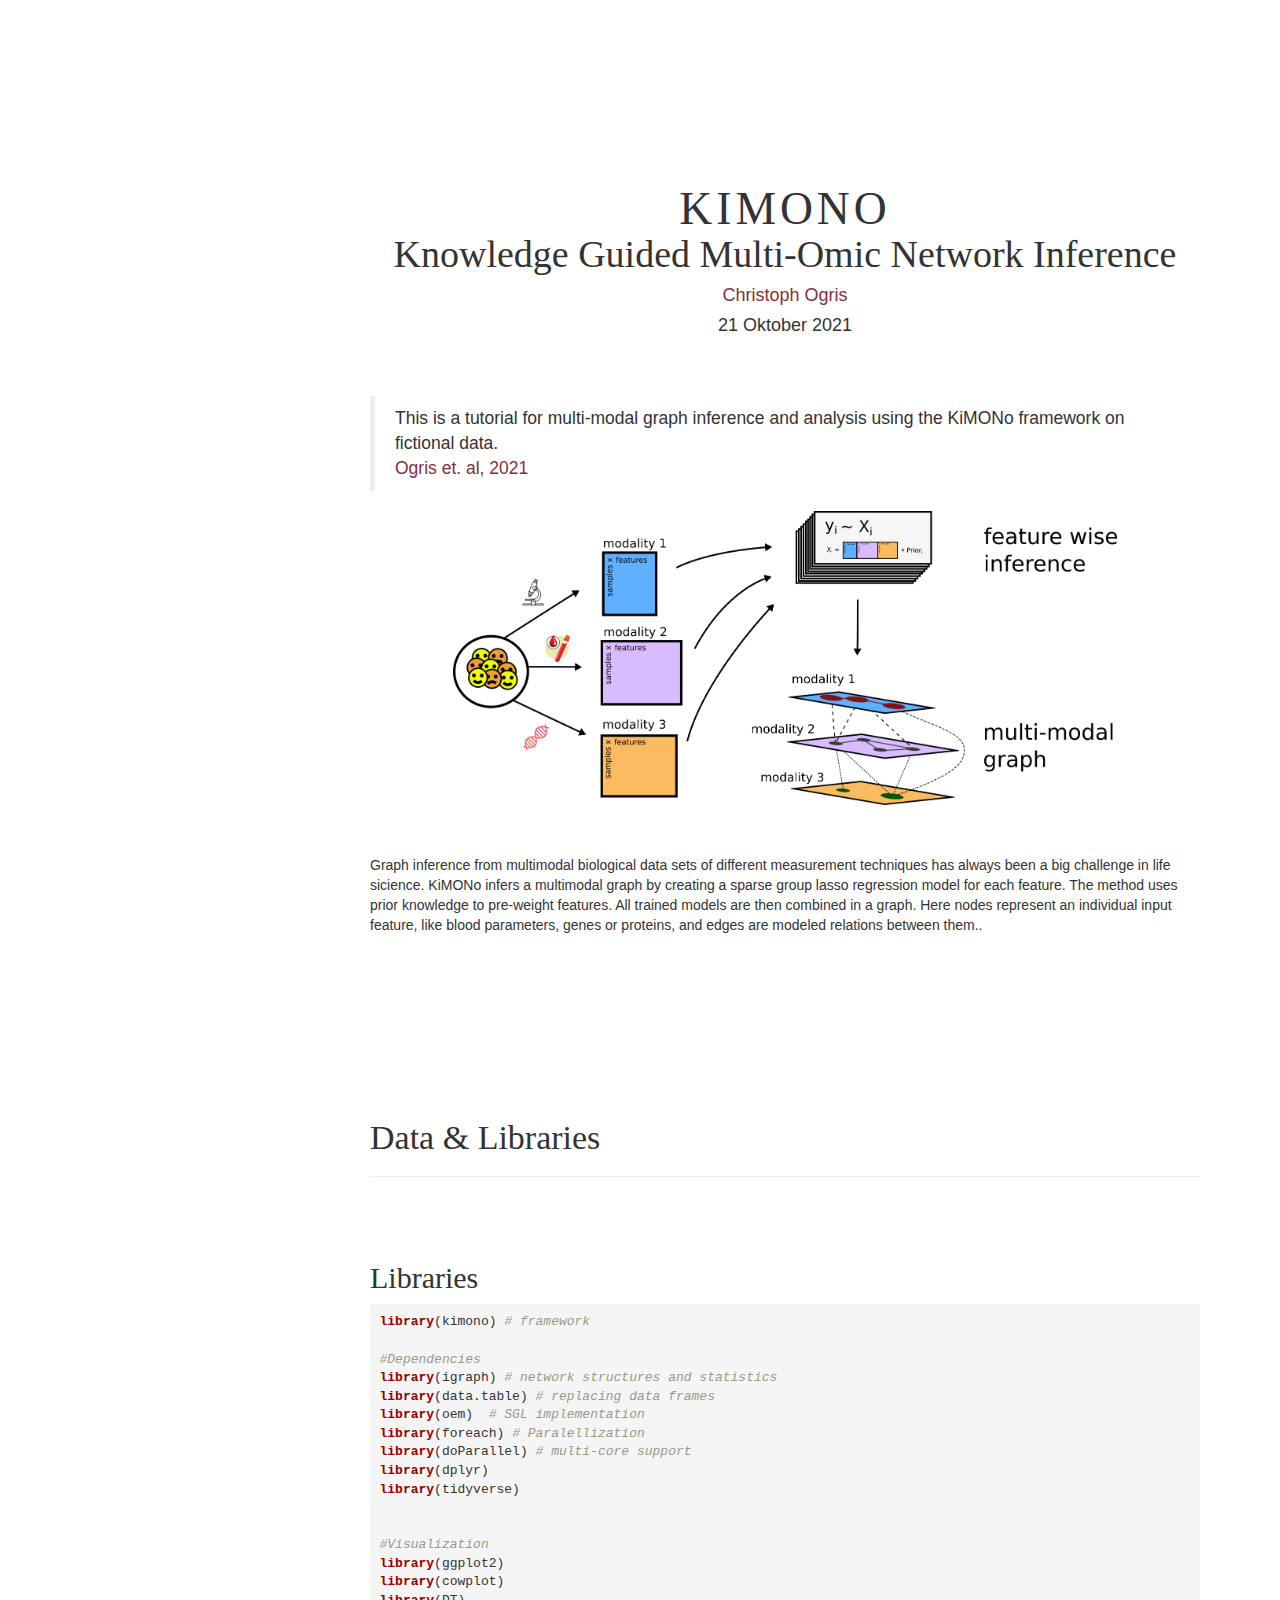
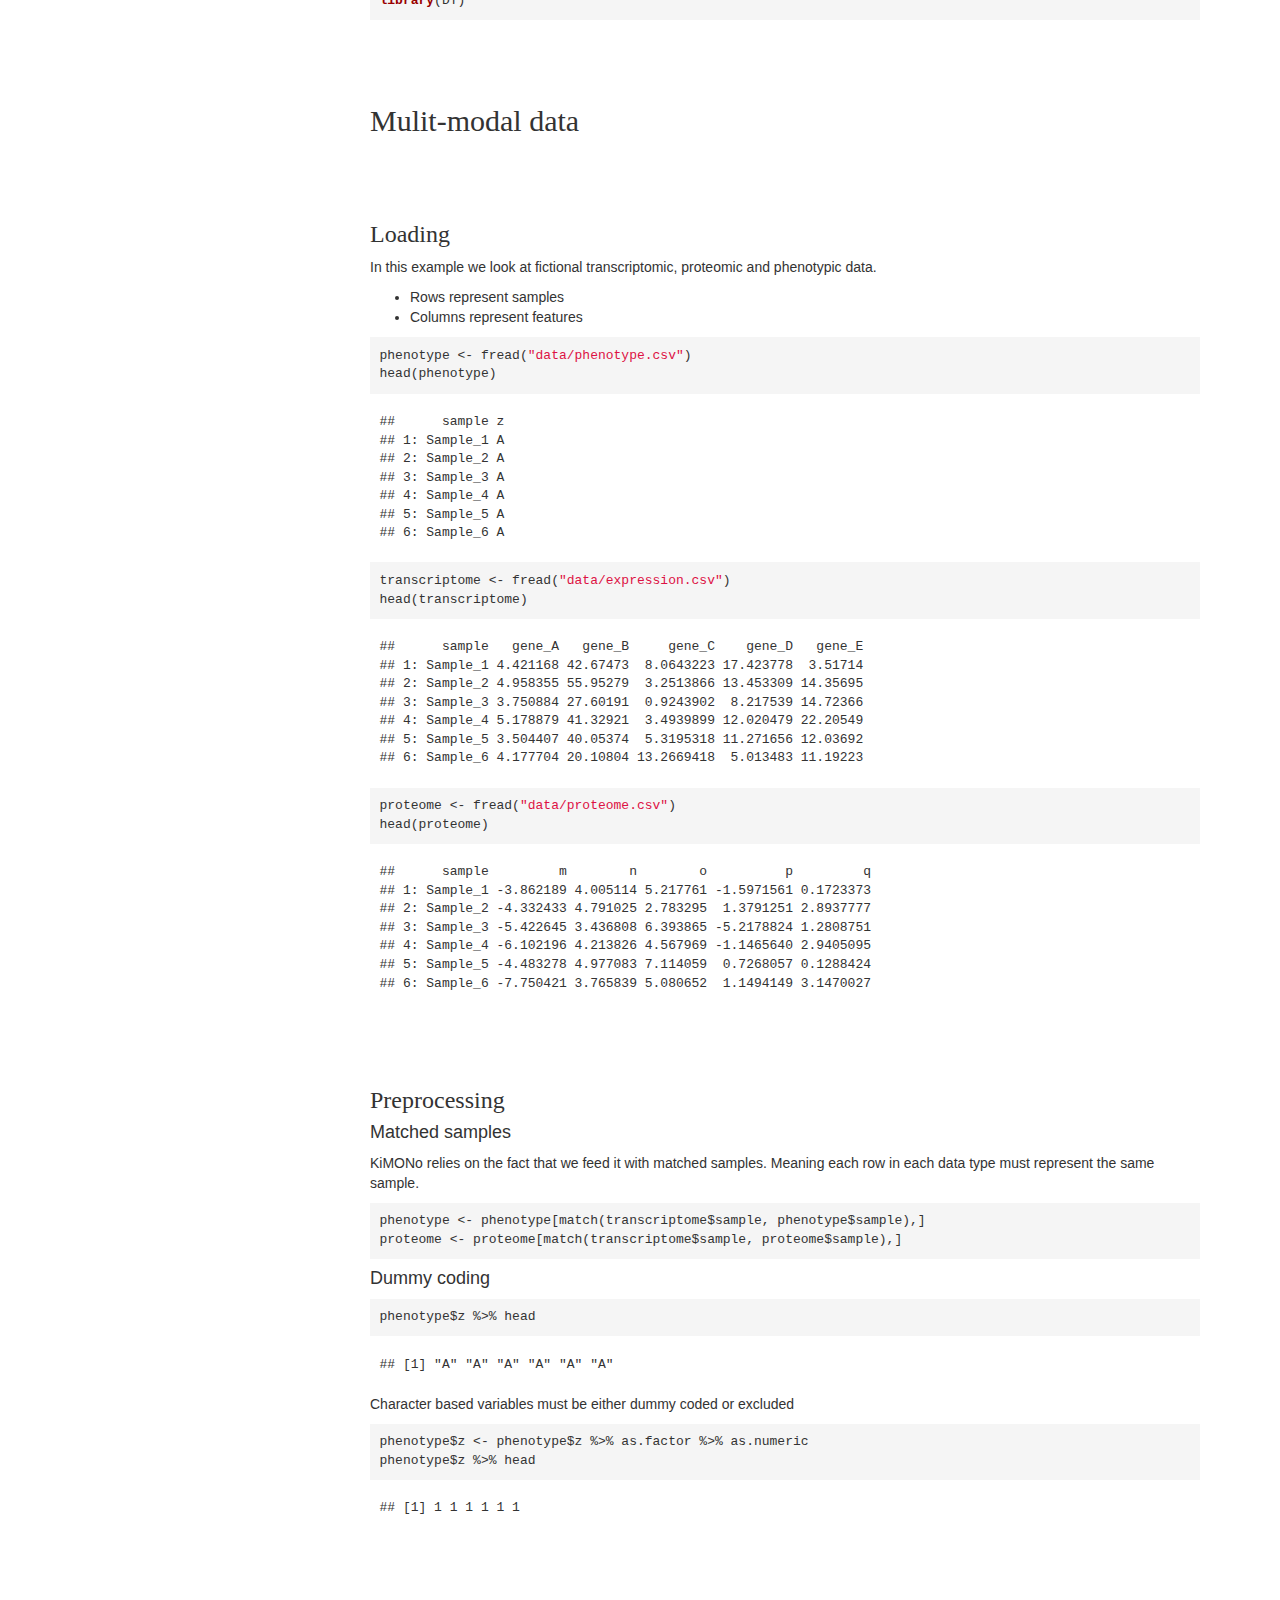
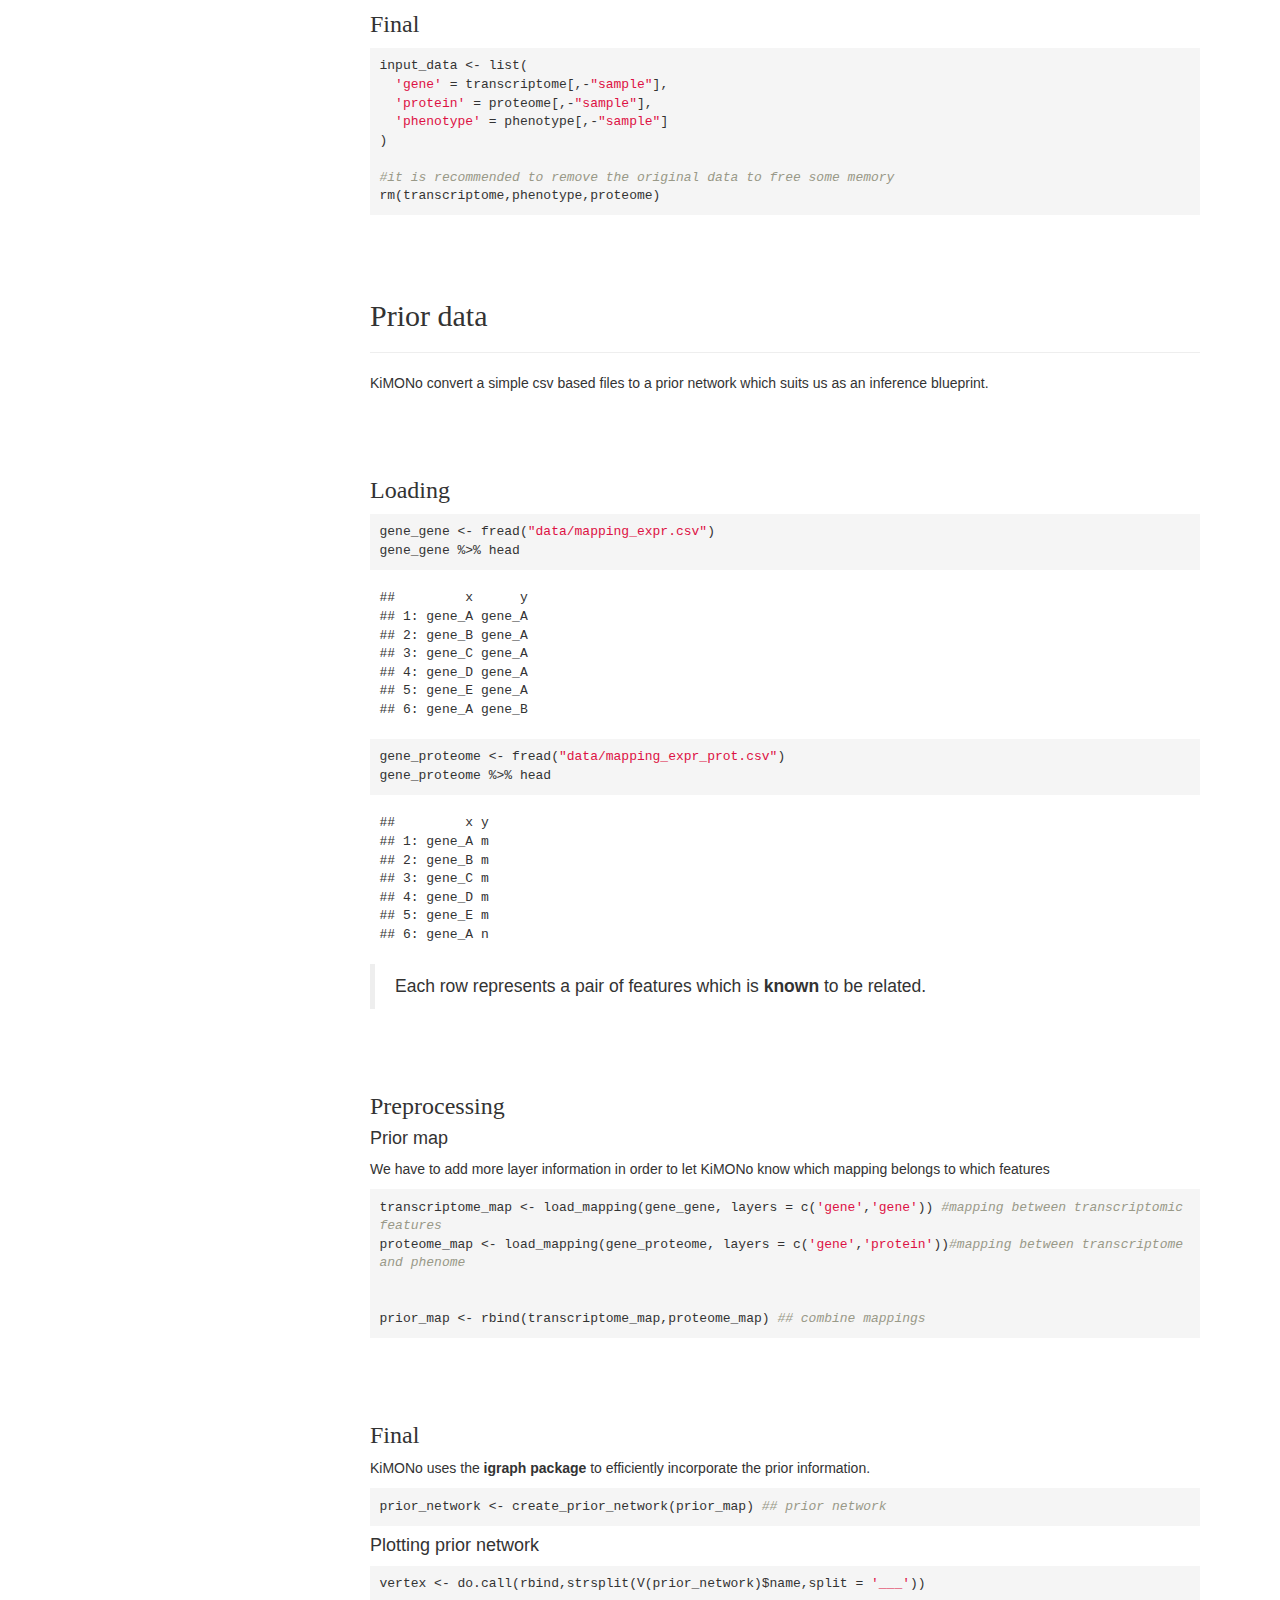
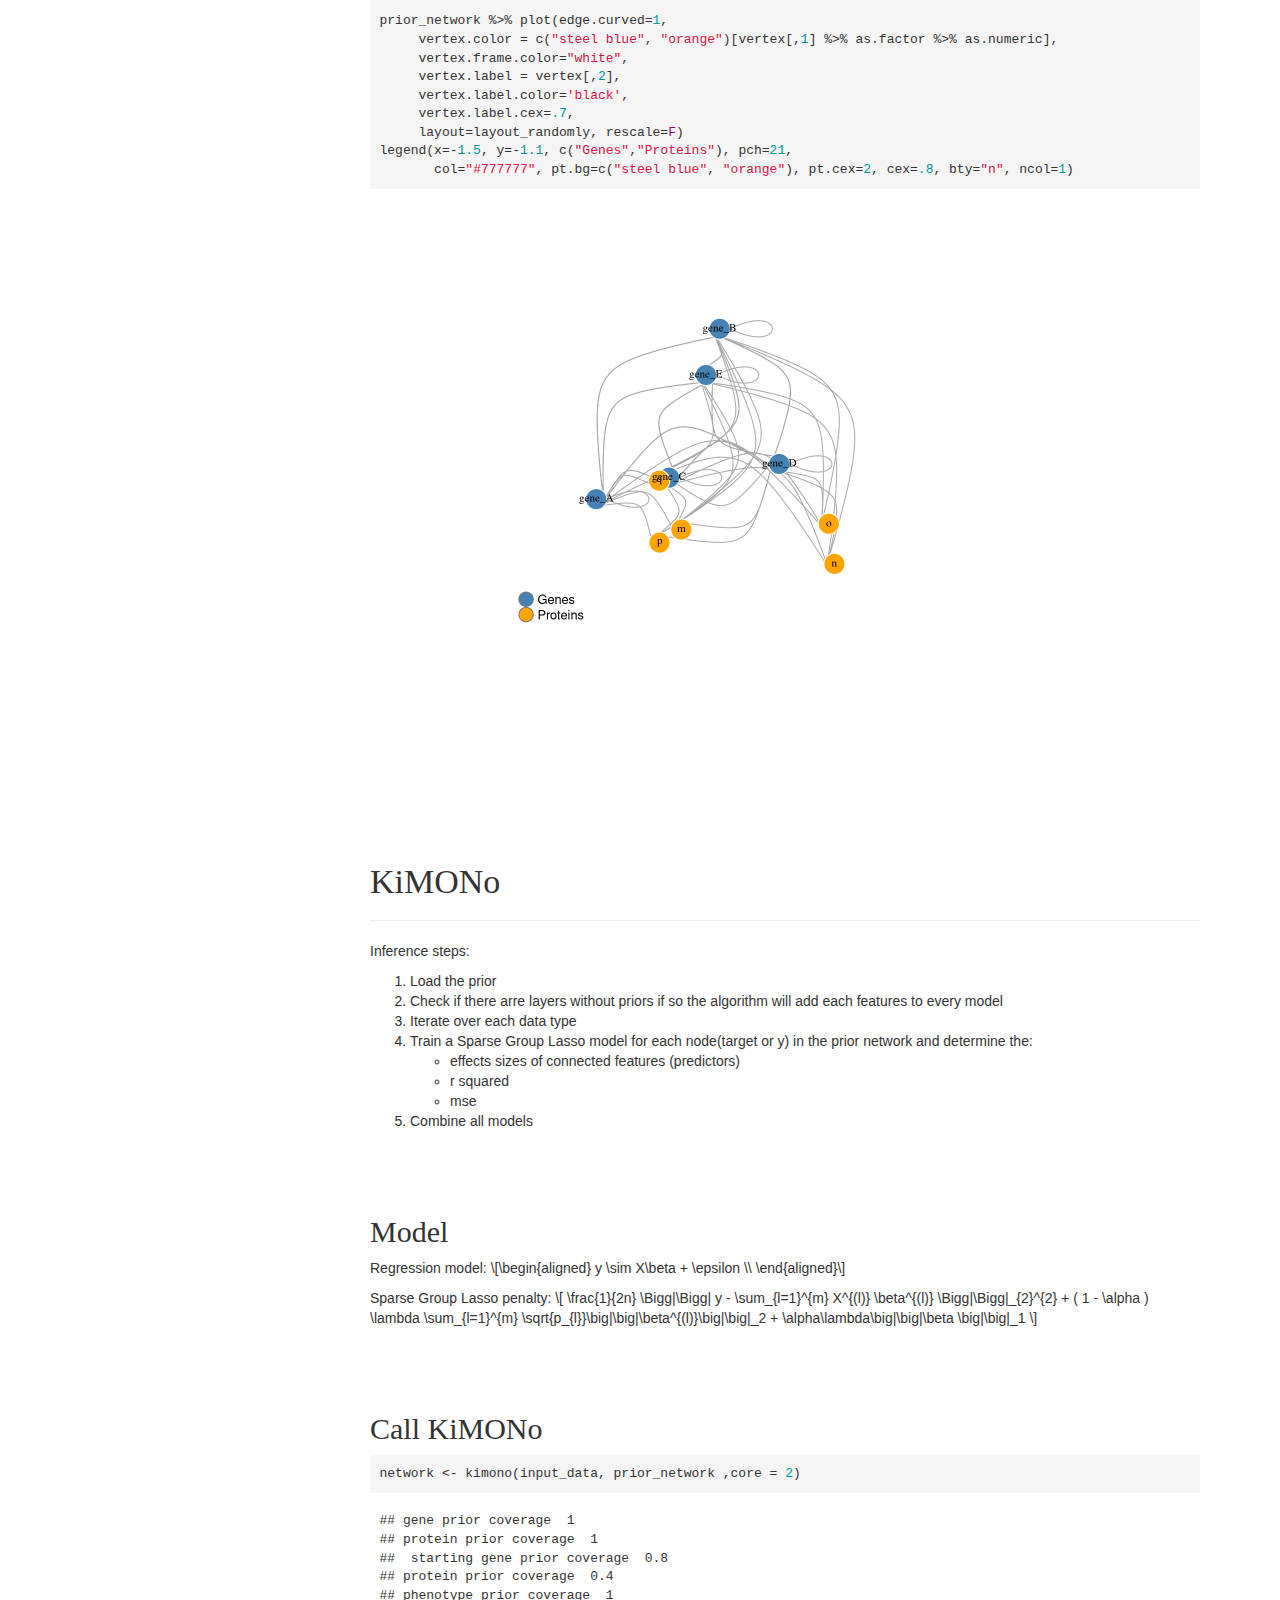
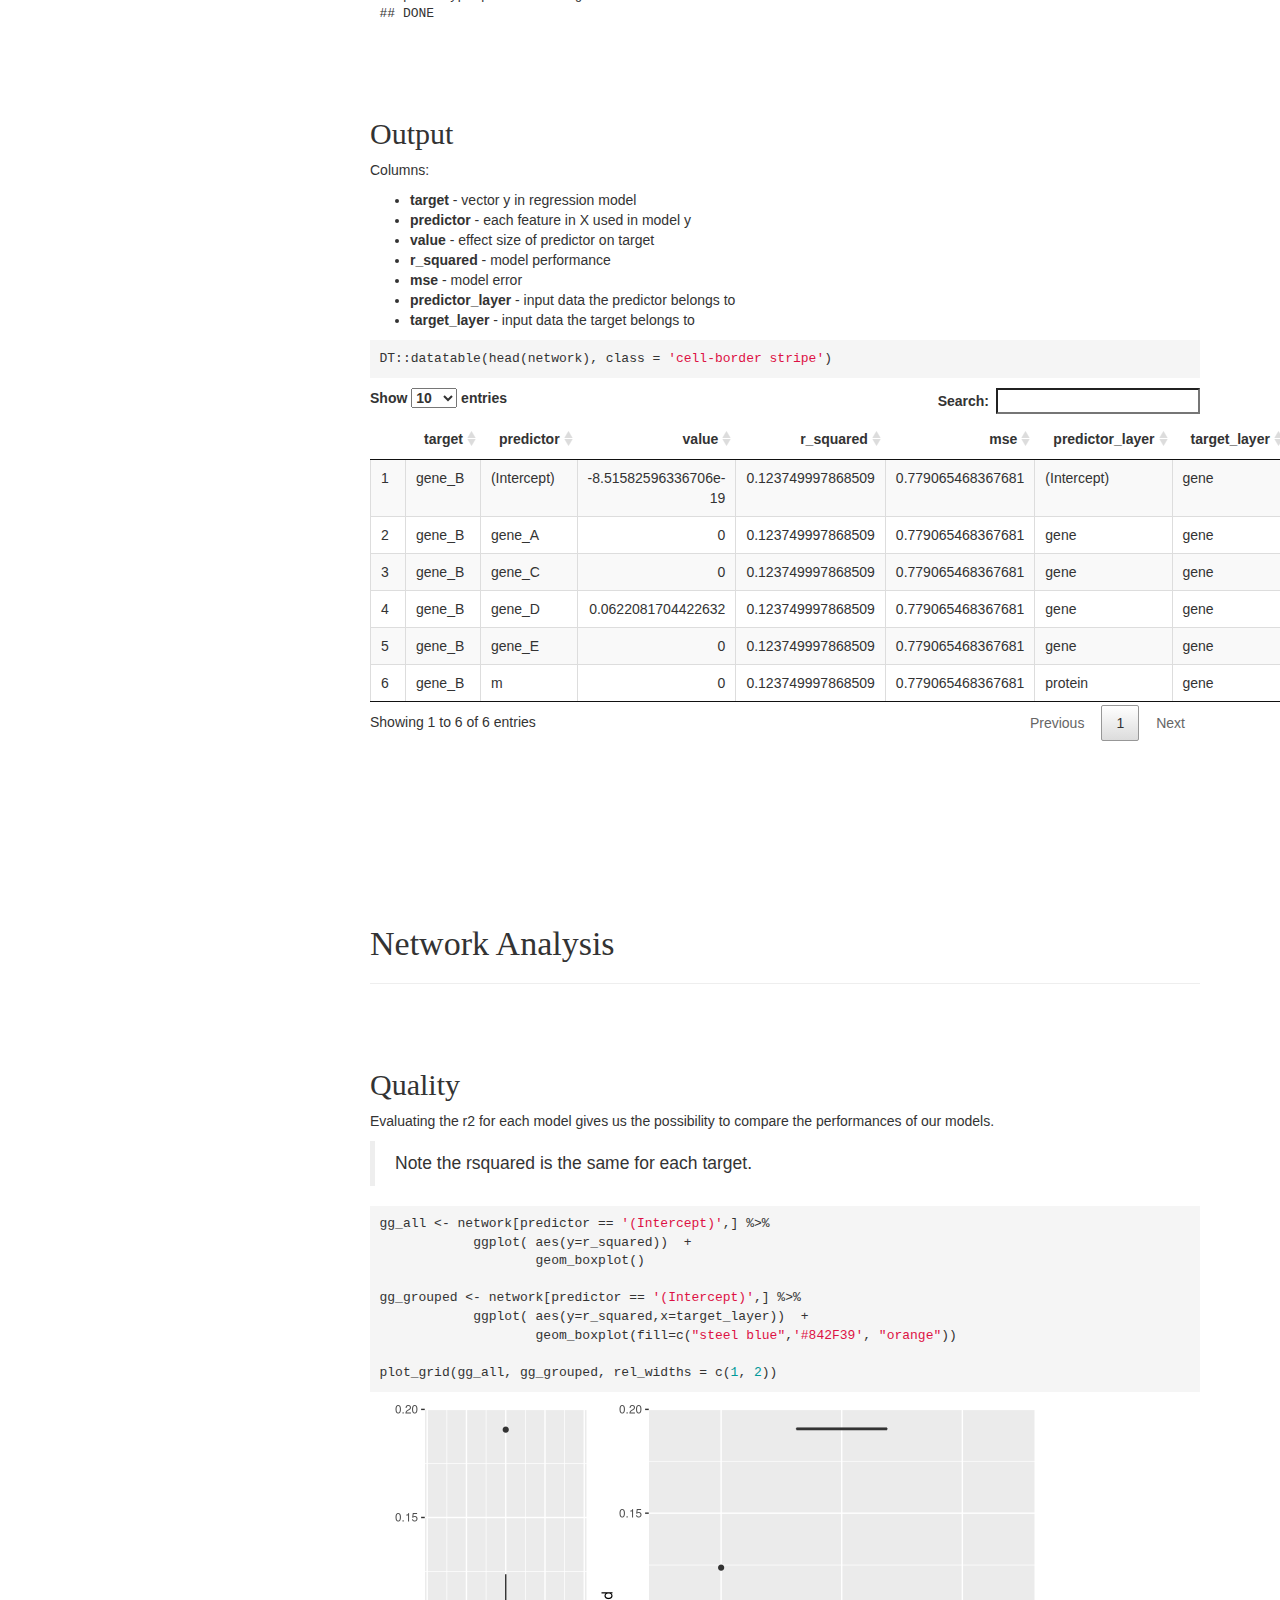
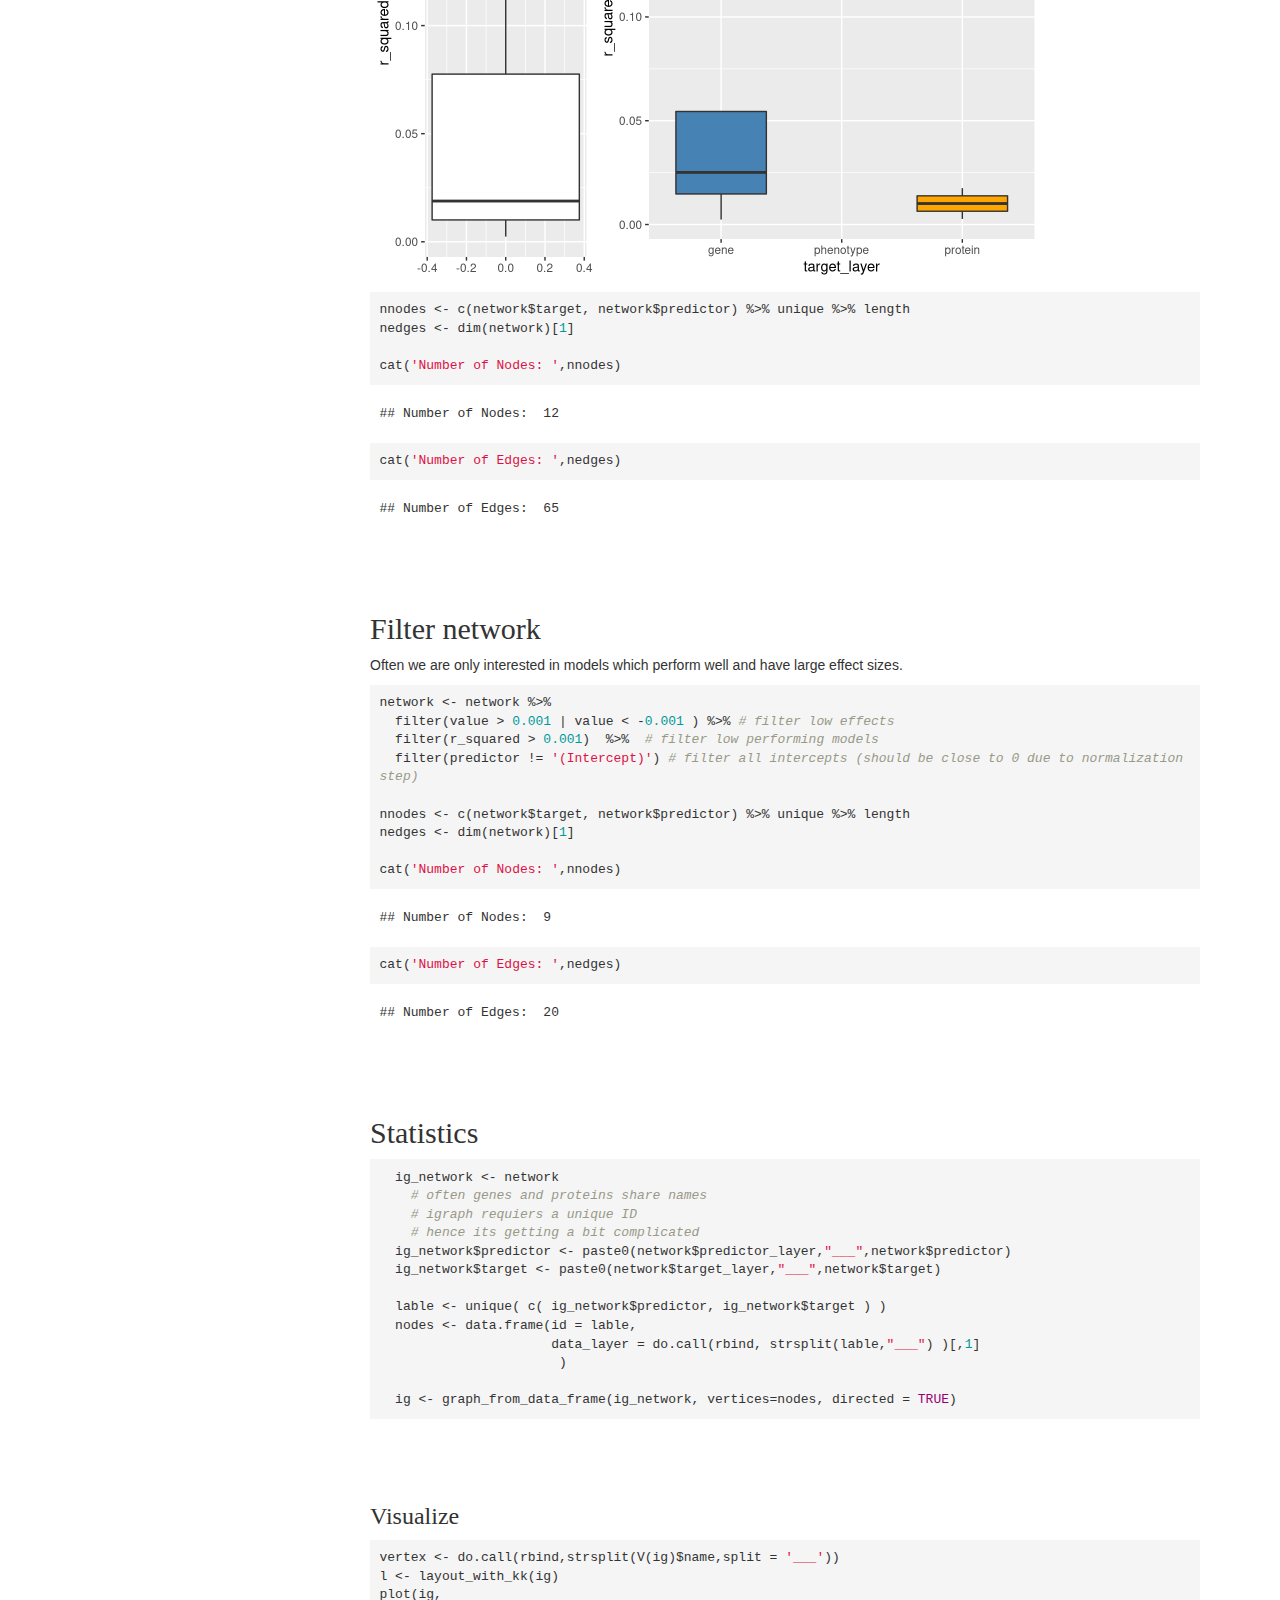
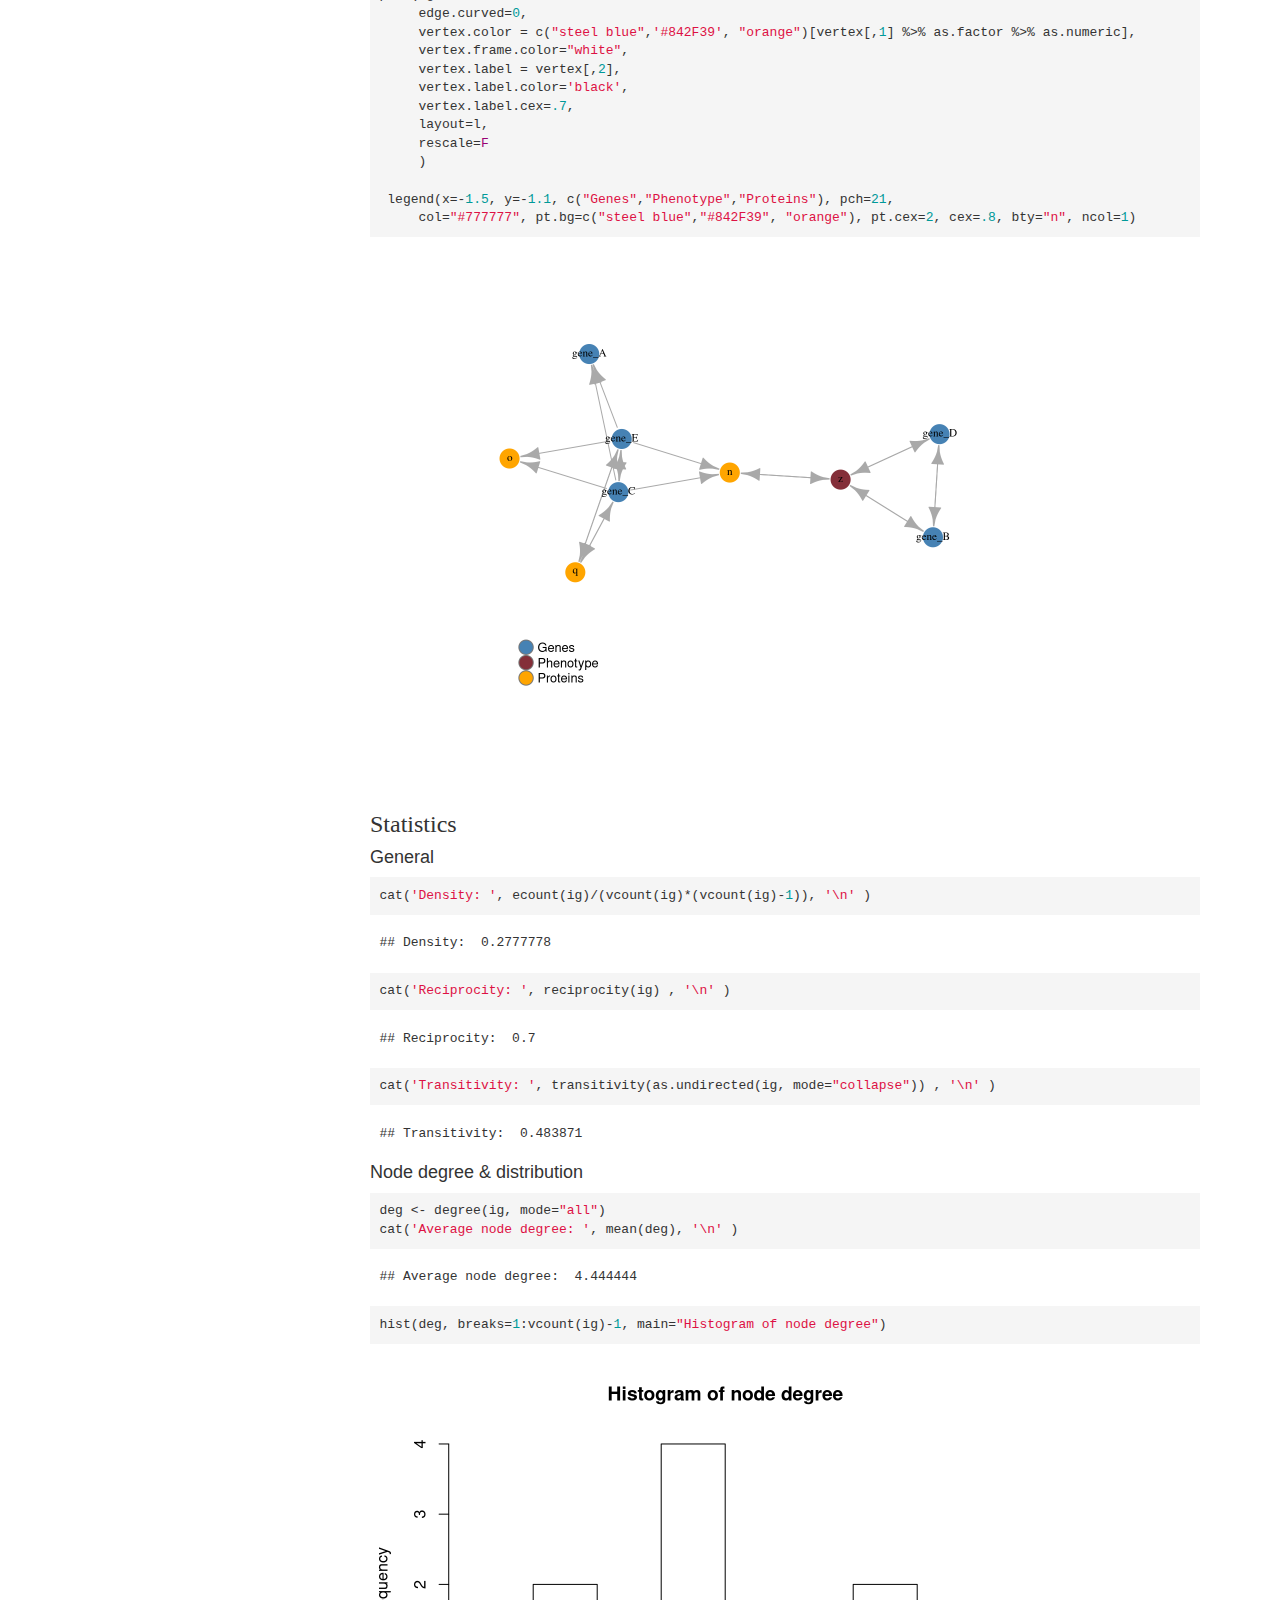
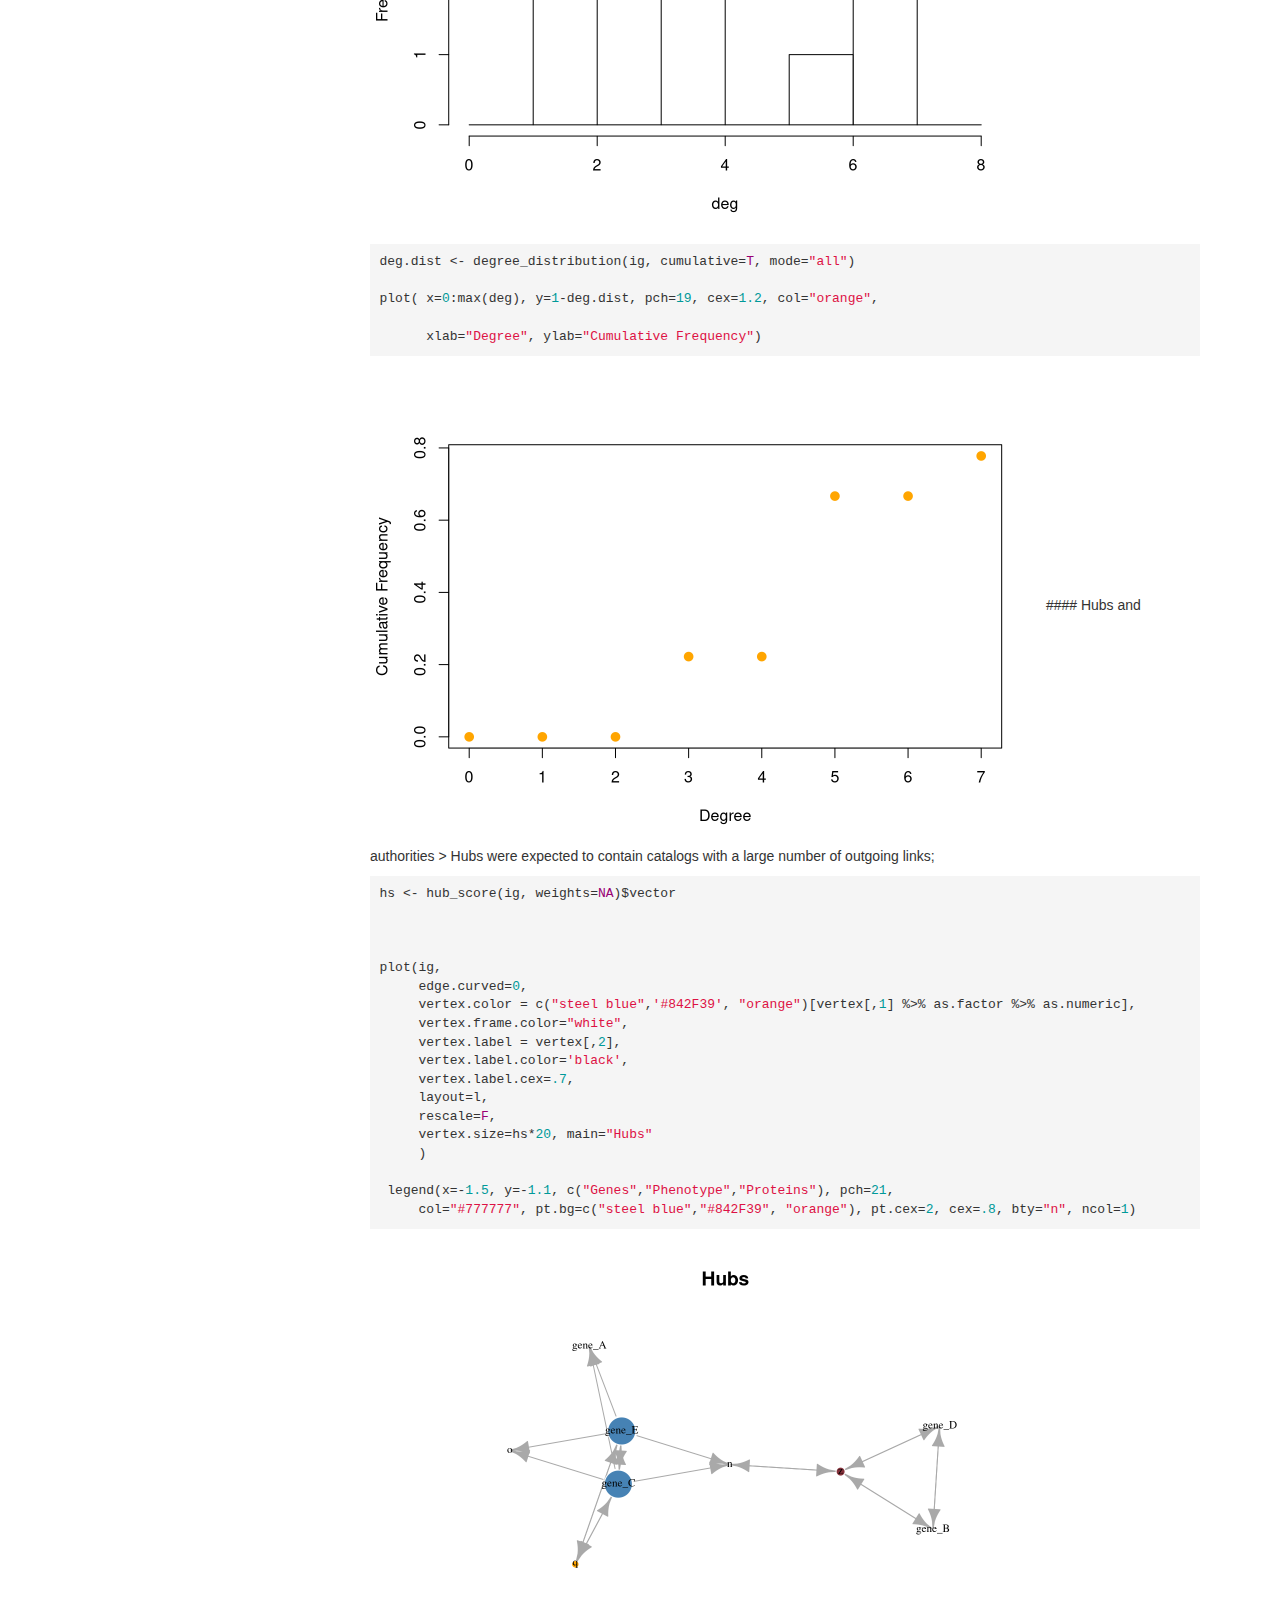
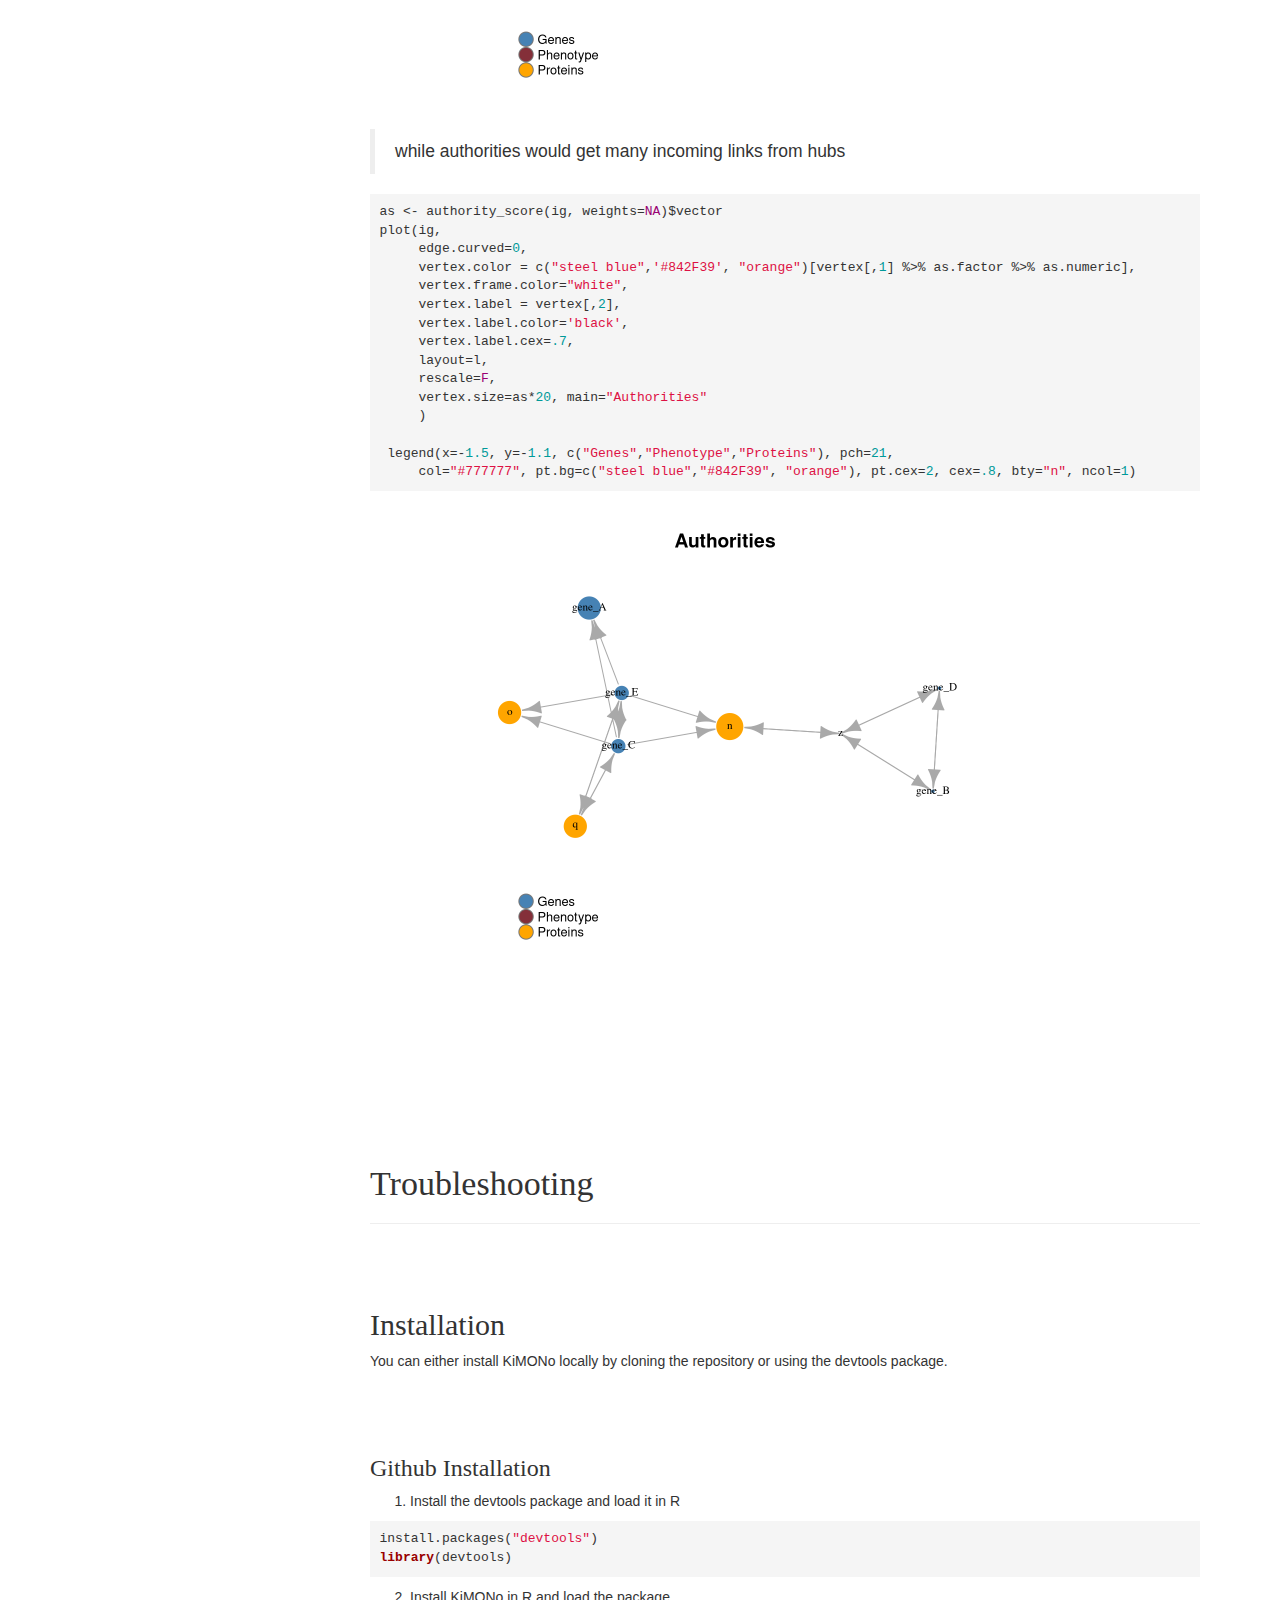
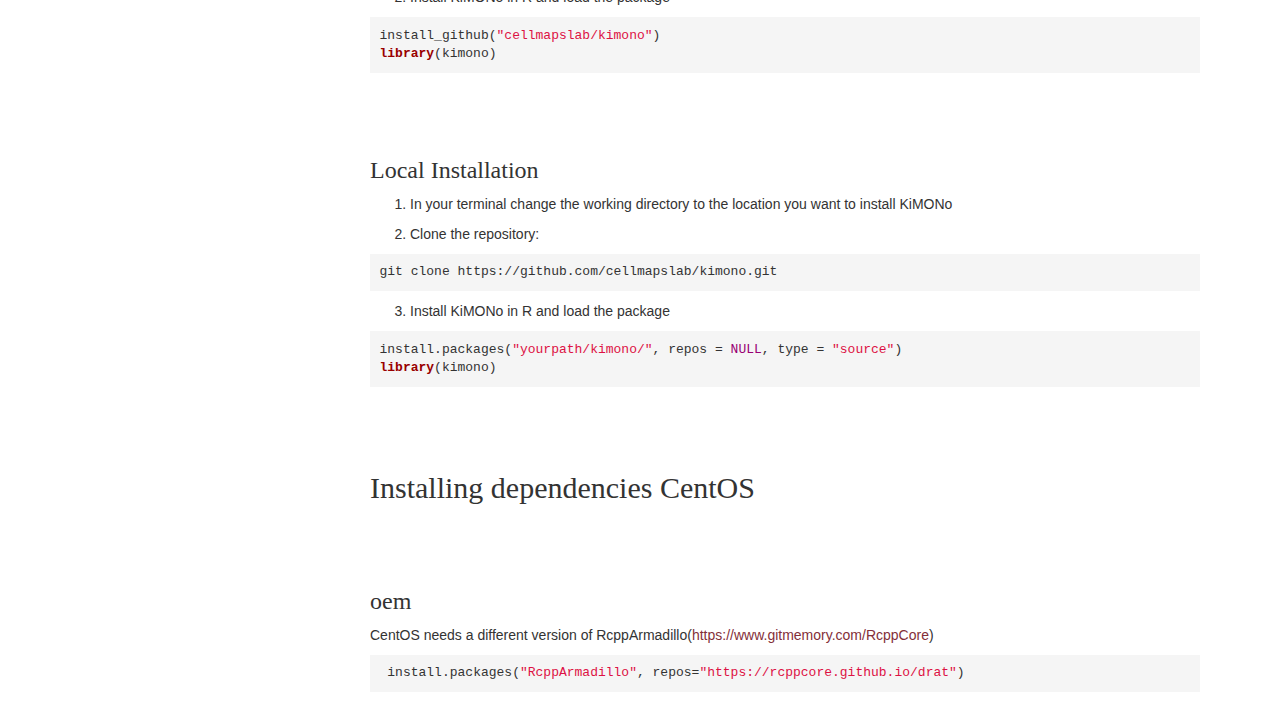
<file: docs/Example.html>
<!DOCTYPE html>

<html>

<head>

<meta charset="utf-8" />
<meta name="generator" content="pandoc" />
<meta http-equiv="X-UA-Compatible" content="IE=EDGE" />




<title>Example.knit</title>

<script src="Example_files/jquery-3.6.0/jquery-3.6.0.min.js"></script>
<meta name="viewport" content="width=device-width, initial-scale=1" />
<link href="Example_files/bootstrap-3.3.5/css/bootstrap.min.css" rel="stylesheet" />
<script src="Example_files/bootstrap-3.3.5/js/bootstrap.min.js"></script>
<script src="Example_files/bootstrap-3.3.5/shim/html5shiv.min.js"></script>
<script src="Example_files/bootstrap-3.3.5/shim/respond.min.js"></script>
<style>h1 {font-size: 34px;}
       h1.title {font-size: 38px;}
       h2 {font-size: 30px;}
       h3 {font-size: 24px;}
       h4 {font-size: 18px;}
       h5 {font-size: 16px;}
       h6 {font-size: 12px;}
       code {color: inherit; background-color: rgba(0, 0, 0, 0.04);}
       pre:not([class]) { background-color: white }</style>
<script src="Example_files/jqueryui-1.11.4/jquery-ui.min.js"></script>
<link href="Example_files/tocify-1.9.1/jquery.tocify.css" rel="stylesheet" />
<script src="Example_files/tocify-1.9.1/jquery.tocify.js"></script>
<script src="Example_files/navigation-1.1/tabsets.js"></script>
<link href="Example_files/highlightjs-9.12.0/default.css" rel="stylesheet" />
<script src="Example_files/highlightjs-9.12.0/highlight.js"></script>
<script src="Example_files/htmlwidgets-1.5.4/htmlwidgets.js"></script>
<link href="Example_files/datatables-css-0.0.0/datatables-crosstalk.css" rel="stylesheet" />
<script src="Example_files/datatables-binding-0.19/datatables.js"></script>
<link href="Example_files/dt-core-1.10.20/css/jquery.dataTables.min.css" rel="stylesheet" />
<link href="Example_files/dt-core-1.10.20/css/jquery.dataTables.extra.css" rel="stylesheet" />
<script src="Example_files/dt-core-1.10.20/js/jquery.dataTables.min.js"></script>
<link href="Example_files/crosstalk-1.1.1/css/crosstalk.css" rel="stylesheet" />
<script src="Example_files/crosstalk-1.1.1/js/crosstalk.min.js"></script>

<style type="text/css">
  code{white-space: pre-wrap;}
  span.smallcaps{font-variant: small-caps;}
  span.underline{text-decoration: underline;}
  div.column{display: inline-block; vertical-align: top; width: 50%;}
  div.hanging-indent{margin-left: 1.5em; text-indent: -1.5em;}
  ul.task-list{list-style: none;}
    </style>

<style type="text/css">code{white-space: pre;}</style>
<script type="text/javascript">
if (window.hljs) {
  hljs.configure({languages: []});
  hljs.initHighlightingOnLoad();
  if (document.readyState && document.readyState === "complete") {
    window.setTimeout(function() { hljs.initHighlighting(); }, 0);
  }
}
</script>





<link rel="stylesheet" href="style.css" type="text/css" />



<style type = "text/css">
.main-container {
  max-width: 940px;
  margin-left: auto;
  margin-right: auto;
}
img {
  max-width:100%;
}
.tabbed-pane {
  padding-top: 12px;
}
.html-widget {
  margin-bottom: 20px;
}
button.code-folding-btn:focus {
  outline: none;
}
summary {
  display: list-item;
}
pre code {
  padding: 0;
}
</style>



<!-- tabsets -->

<style type="text/css">
.tabset-dropdown > .nav-tabs {
  display: inline-table;
  max-height: 500px;
  min-height: 44px;
  overflow-y: auto;
  border: 1px solid #ddd;
  border-radius: 4px;
}

.tabset-dropdown > .nav-tabs > li.active:before {
  content: "";
  font-family: 'Glyphicons Halflings';
  display: inline-block;
  padding: 10px;
  border-right: 1px solid #ddd;
}

.tabset-dropdown > .nav-tabs.nav-tabs-open > li.active:before {
  content: "&#xe258;";
  border: none;
}

.tabset-dropdown > .nav-tabs.nav-tabs-open:before {
  content: "";
  font-family: 'Glyphicons Halflings';
  display: inline-block;
  padding: 10px;
  border-right: 1px solid #ddd;
}

.tabset-dropdown > .nav-tabs > li.active {
  display: block;
}

.tabset-dropdown > .nav-tabs > li > a,
.tabset-dropdown > .nav-tabs > li > a:focus,
.tabset-dropdown > .nav-tabs > li > a:hover {
  border: none;
  display: inline-block;
  border-radius: 4px;
  background-color: transparent;
}

.tabset-dropdown > .nav-tabs.nav-tabs-open > li {
  display: block;
  float: none;
}

.tabset-dropdown > .nav-tabs > li {
  display: none;
}
</style>

<!-- code folding -->



<style type="text/css">

#TOC {
  margin: 25px 0px 20px 0px;
}
@media (max-width: 768px) {
#TOC {
  position: relative;
  width: 100%;
}
}

@media print {
.toc-content {
  /* see https://github.com/w3c/csswg-drafts/issues/4434 */
  float: right;
}
}

.toc-content {
  padding-left: 30px;
  padding-right: 40px;
}

div.main-container {
  max-width: 1200px;
}

div.tocify {
  width: 20%;
  max-width: 260px;
  max-height: 85%;
}

@media (min-width: 768px) and (max-width: 991px) {
  div.tocify {
    width: 25%;
  }
}

@media (max-width: 767px) {
  div.tocify {
    width: 100%;
    max-width: none;
  }
}

.tocify ul, .tocify li {
  line-height: 20px;
}

.tocify-subheader .tocify-item {
  font-size: 0.90em;
}

.tocify .list-group-item {
  border-radius: 0px;
}


</style>



</head>

<body>


<div class="container-fluid main-container">


<!-- setup 3col/9col grid for toc_float and main content  -->
<div class="row">
<div class="col-xs-12 col-sm-4 col-md-3">
<div id="TOC" class="tocify">
</div>
</div>

<div class="toc-content col-xs-12 col-sm-8 col-md-9">




<div id="header">



<h1 class="title toc-ignore"><div class="mytitle">
KiMONo
</div>
Knowledge Guided Multi-Omic Network Inference</h1>
<h4 class="author"><center>
<a href="https://github.com/cellmapslab/kimono">Christoph Ogris</a>
</center></h4>
<h4 class="date"><center>
21 Oktober 2021
</center></h4>

</div>


<p><br><br></p>
<blockquote>
<p>This is a tutorial for multi-modal graph inference and analysis using the KiMONo framework on fictional data. <br> <a href="https://www.nature.com/articles/s41598-021-85544-4">Ogris et. al, 2021</a></p>
</blockquote>
<center>
<img src="intro.png" alt="Figure 1" style="width:80.0%" />
</center>
<p><br><br></p>
<p>Graph inference from multimodal biological data sets of different measurement techniques has always been a big challenge in life sicience. KiMONo infers a multimodal graph by creating a sparse group lasso regression model for each feature. The method uses prior knowledge to pre-weight features. All trained models are then combined in a graph. Here nodes represent an individual input feature, like blood parameters, genes or proteins, and edges are modeled relations between them..</p>
<div id="data-libraries" class="section level1">
<h1>Data &amp; Libraries</h1>
<hr />
<div id="libraries" class="section level2">
<h2>Libraries</h2>
<pre class="r"><code>library(kimono) # framework

#Dependencies
library(igraph) # network structures and statistics
library(data.table) # replacing data frames
library(oem)  # SGL implementation
library(foreach) # Paralellization
library(doParallel) # multi-core support
library(dplyr)  
library(tidyverse)


#Visualization
library(ggplot2)
library(cowplot) 
library(DT)</code></pre>
</div>
<div id="mulit-modal-data" class="section level2">
<h2>Mulit-modal data</h2>
<div id="loading" class="section level3">
<h3>Loading</h3>
<p>In this example we look at fictional transcriptomic, proteomic and phenotypic data.</p>
<ul>
<li>Rows represent samples</li>
<li>Columns represent features</li>
</ul>
<pre class="r"><code>phenotype &lt;- fread(&quot;data/phenotype.csv&quot;)
head(phenotype)</code></pre>
<pre><code>##      sample z
## 1: Sample_1 A
## 2: Sample_2 A
## 3: Sample_3 A
## 4: Sample_4 A
## 5: Sample_5 A
## 6: Sample_6 A</code></pre>
<pre class="r"><code>transcriptome &lt;- fread(&quot;data/expression.csv&quot;)
head(transcriptome)</code></pre>
<pre><code>##      sample   gene_A   gene_B     gene_C    gene_D   gene_E
## 1: Sample_1 4.421168 42.67473  8.0643223 17.423778  3.51714
## 2: Sample_2 4.958355 55.95279  3.2513866 13.453309 14.35695
## 3: Sample_3 3.750884 27.60191  0.9243902  8.217539 14.72366
## 4: Sample_4 5.178879 41.32921  3.4939899 12.020479 22.20549
## 5: Sample_5 3.504407 40.05374  5.3195318 11.271656 12.03692
## 6: Sample_6 4.177704 20.10804 13.2669418  5.013483 11.19223</code></pre>
<pre class="r"><code>proteome &lt;- fread(&quot;data/proteome.csv&quot;)
head(proteome)</code></pre>
<pre><code>##      sample         m        n        o          p         q
## 1: Sample_1 -3.862189 4.005114 5.217761 -1.5971561 0.1723373
## 2: Sample_2 -4.332433 4.791025 2.783295  1.3791251 2.8937777
## 3: Sample_3 -5.422645 3.436808 6.393865 -5.2178824 1.2808751
## 4: Sample_4 -6.102196 4.213826 4.567969 -1.1465640 2.9405095
## 5: Sample_5 -4.483278 4.977083 7.114059  0.7268057 0.1288424
## 6: Sample_6 -7.750421 3.765839 5.080652  1.1494149 3.1470027</code></pre>
</div>
<div id="preprocessing" class="section level3">
<h3>Preprocessing</h3>
<div id="matched-samples" class="section level4">
<h4>Matched samples</h4>
<p>KiMONo relies on the fact that we feed it with matched samples. Meaning each row in each data type must represent the same sample.</p>
<pre class="r"><code>phenotype &lt;- phenotype[match(transcriptome$sample, phenotype$sample),]
proteome &lt;- proteome[match(transcriptome$sample, proteome$sample),]</code></pre>
</div>
<div id="dummy-coding" class="section level4">
<h4>Dummy coding</h4>
<pre class="r"><code>phenotype$z %&gt;% head</code></pre>
<pre><code>## [1] &quot;A&quot; &quot;A&quot; &quot;A&quot; &quot;A&quot; &quot;A&quot; &quot;A&quot;</code></pre>
<p>Character based variables must be either dummy coded or excluded</p>
<pre class="r"><code>phenotype$z &lt;- phenotype$z %&gt;% as.factor %&gt;% as.numeric
phenotype$z %&gt;% head</code></pre>
<pre><code>## [1] 1 1 1 1 1 1</code></pre>
</div>
</div>
<div id="final" class="section level3">
<h3>Final</h3>
<pre class="r"><code>input_data &lt;- list(
  &#39;gene&#39; = transcriptome[,-&quot;sample&quot;],
  &#39;protein&#39; = proteome[,-&quot;sample&quot;],
  &#39;phenotype&#39; = phenotype[,-&quot;sample&quot;]
)

#it is recommended to remove the original data to free some memory
rm(transcriptome,phenotype,proteome)</code></pre>
</div>
</div>
<div id="prior-data" class="section level2">
<h2>Prior data</h2>
<hr />
<p>KiMONo convert a simple csv based files to a prior network which suits us as an inference blueprint.</p>
<div id="loading-1" class="section level3">
<h3>Loading</h3>
<pre class="r"><code>gene_gene &lt;- fread(&quot;data/mapping_expr.csv&quot;)
gene_gene %&gt;% head</code></pre>
<pre><code>##         x      y
## 1: gene_A gene_A
## 2: gene_B gene_A
## 3: gene_C gene_A
## 4: gene_D gene_A
## 5: gene_E gene_A
## 6: gene_A gene_B</code></pre>
<pre class="r"><code>gene_proteome &lt;- fread(&quot;data/mapping_expr_prot.csv&quot;)
gene_proteome %&gt;% head</code></pre>
<pre><code>##         x y
## 1: gene_A m
## 2: gene_B m
## 3: gene_C m
## 4: gene_D m
## 5: gene_E m
## 6: gene_A n</code></pre>
<blockquote>
<p>Each row represents a pair of features which is <strong>known</strong> to be related.</p>
</blockquote>
</div>
<div id="preprocessing-1" class="section level3">
<h3>Preprocessing</h3>
<div id="prior-map" class="section level4">
<h4>Prior map</h4>
<p>We have to add more layer information in order to let KiMONo know which mapping belongs to which features</p>
<pre class="r"><code>transcriptome_map &lt;- load_mapping(gene_gene, layers = c(&#39;gene&#39;,&#39;gene&#39;)) #mapping between transcriptomic features
proteome_map &lt;- load_mapping(gene_proteome, layers = c(&#39;gene&#39;,&#39;protein&#39;))#mapping between transcriptome and phenome


prior_map &lt;- rbind(transcriptome_map,proteome_map) ## combine mappings</code></pre>
</div>
</div>
<div id="final-1" class="section level3">
<h3>Final</h3>
<p>KiMONo uses the <strong>igraph package</strong> to efficiently incorporate the prior information.</p>
<pre class="r"><code>prior_network &lt;- create_prior_network(prior_map) ## prior network</code></pre>
<div id="plotting-prior-network" class="section level4">
<h4>Plotting prior network</h4>
<pre class="r"><code>vertex &lt;- do.call(rbind,strsplit(V(prior_network)$name,split = &#39;___&#39;))

prior_network %&gt;% plot(edge.curved=1,
     vertex.color = c(&quot;steel blue&quot;, &quot;orange&quot;)[vertex[,1] %&gt;% as.factor %&gt;% as.numeric],
     vertex.frame.color=&quot;white&quot;,
     vertex.label = vertex[,2], 
     vertex.label.color=&#39;black&#39;,
     vertex.label.cex=.7,
     layout=layout_randomly, rescale=F) 
legend(x=-1.5, y=-1.1, c(&quot;Genes&quot;,&quot;Proteins&quot;), pch=21,
       col=&quot;#777777&quot;, pt.bg=c(&quot;steel blue&quot;, &quot;orange&quot;), pt.cex=2, cex=.8, bty=&quot;n&quot;, ncol=1)</code></pre>
<p><img src="Example_files/figure-html/unnamed-chunk-10-1.png" width="672" /></p>
</div>
</div>
</div>
</div>
<div id="kimono" class="section level1">
<h1>KiMONo</h1>
<hr />
<p>Inference steps:</p>
<ol style="list-style-type: decimal">
<li>Load the prior</li>
<li>Check if there arre layers without priors if so the algorithm will add each features to every model</li>
<li>Iterate over each data type</li>
<li>Train a Sparse Group Lasso model for each node(target or y) in the prior network and determine the:
<ul>
<li>effects sizes of connected features (predictors)</li>
<li>r squared</li>
<li>mse</li>
</ul></li>
<li>Combine all models</li>
</ol>
<div id="model" class="section level2">
<h2>Model</h2>
<p>Regression model: <span class="math display">\[\begin{aligned} y \sim X\beta + \epsilon \\       \end{aligned}\]</span></p>
<p>Sparse Group Lasso penalty: <span class="math display">\[  \frac{1}{2n} \Bigg|\Bigg| y - \sum_{l=1}^{m} X^{(l)} \beta^{(l)} \Bigg|\Bigg|_{2}^{2} + ( 1 - \alpha ) \lambda \sum_{l=1}^{m} \sqrt{p_{l}}\big|\big|\beta^{(l)}\big|\big|_2  + \alpha\lambda\big|\big|\beta \big|\big|_1 \]</span></p>
</div>
<div id="call-kimono" class="section level2">
<h2>Call KiMONo</h2>
<pre class="r"><code>network &lt;- kimono(input_data, prior_network ,core = 2)</code></pre>
<pre><code>## gene prior coverage  1 
## protein prior coverage  1 
##  starting gene prior coverage  0.8 
## protein prior coverage  0.4 
## phenotype prior coverage  1 
## DONE</code></pre>
</div>
<div id="output" class="section level2">
<h2>Output</h2>
<p>Columns:</p>
<ul>
<li><strong>target</strong> - vector y in regression model</li>
<li><strong>predictor</strong> - each feature in X used in model y</li>
<li><strong>value</strong> - effect size of predictor on target</li>
<li><strong>r_squared</strong> - model performance</li>
<li><strong>mse</strong> - model error</li>
<li><strong>predictor_layer</strong> - input data the predictor belongs to</li>
<li><strong>target_layer</strong> - input data the target belongs to</li>
</ul>
<pre class="r"><code>DT::datatable(head(network), class = &#39;cell-border stripe&#39;)</code></pre>
<div id="htmlwidget-ef0f8001b18ed35a16bc" style="width:100%;height:auto;" class="datatables html-widget"></div>
<script type="application/json" data-for="htmlwidget-ef0f8001b18ed35a16bc">{"x":{"filter":"none","vertical":false,"data":[["1","2","3","4","5","6"],["gene_B","gene_B","gene_B","gene_B","gene_B","gene_B"],["(Intercept)","gene_A","gene_C","gene_D","gene_E","m"],[-8.51582596336706e-19,0,0,0.0622081704422632,0,0],[0.123749997868509,0.123749997868509,0.123749997868509,0.123749997868509,0.123749997868509,0.123749997868509],[0.779065468367681,0.779065468367681,0.779065468367681,0.779065468367681,0.779065468367681,0.779065468367681],["(Intercept)","gene","gene","gene","gene","protein"],["gene","gene","gene","gene","gene","gene"]],"container":"<table class=\"cell-border stripe\">\n  <thead>\n    <tr>\n      <th> <\/th>\n      <th>target<\/th>\n      <th>predictor<\/th>\n      <th>value<\/th>\n      <th>r_squared<\/th>\n      <th>mse<\/th>\n      <th>predictor_layer<\/th>\n      <th>target_layer<\/th>\n    <\/tr>\n  <\/thead>\n<\/table>","options":{"columnDefs":[{"className":"dt-right","targets":[3,4,5]},{"orderable":false,"targets":0}],"order":[],"autoWidth":false,"orderClasses":false}},"evals":[],"jsHooks":[]}</script>
</div>
</div>
<div id="network-analysis" class="section level1">
<h1>Network Analysis</h1>
<hr />
<div id="quality" class="section level2">
<h2>Quality</h2>
<p>Evaluating the r2 for each model gives us the possibility to compare the performances of our models.</p>
<blockquote>
<p>Note the rsquared is the same for each target.</p>
</blockquote>
<pre class="r"><code>gg_all &lt;- network[predictor == &#39;(Intercept)&#39;,] %&gt;%  
            ggplot( aes(y=r_squared))  +
                    geom_boxplot()

gg_grouped &lt;- network[predictor == &#39;(Intercept)&#39;,] %&gt;%  
            ggplot( aes(y=r_squared,x=target_layer))  +   
                    geom_boxplot(fill=c(&quot;steel blue&quot;,&#39;#842F39&#39;, &quot;orange&quot;))

plot_grid(gg_all, gg_grouped, rel_widths = c(1, 2))</code></pre>
<p><img src="Example_files/figure-html/unnamed-chunk-13-1.png" width="672" /></p>
<pre class="r"><code>nnodes &lt;- c(network$target, network$predictor) %&gt;% unique %&gt;% length
nedges &lt;- dim(network)[1]

cat(&#39;Number of Nodes: &#39;,nnodes)</code></pre>
<pre><code>## Number of Nodes:  12</code></pre>
<pre class="r"><code>cat(&#39;Number of Edges: &#39;,nedges)</code></pre>
<pre><code>## Number of Edges:  65</code></pre>
</div>
<div id="filter-network" class="section level2">
<h2>Filter network</h2>
<p>Often we are only interested in models which perform well and have large effect sizes.</p>
<pre class="r"><code>network &lt;- network %&gt;% 
  filter(value &gt; 0.001 | value &lt; -0.001 ) %&gt;% # filter low effects
  filter(r_squared &gt; 0.001)  %&gt;%  # filter low performing models
  filter(predictor != &#39;(Intercept)&#39;) # filter all intercepts (should be close to 0 due to normalization step)

nnodes &lt;- c(network$target, network$predictor) %&gt;% unique %&gt;% length
nedges &lt;- dim(network)[1]

cat(&#39;Number of Nodes: &#39;,nnodes)</code></pre>
<pre><code>## Number of Nodes:  9</code></pre>
<pre class="r"><code>cat(&#39;Number of Edges: &#39;,nedges)</code></pre>
<pre><code>## Number of Edges:  20</code></pre>
</div>
<div id="statistics" class="section level2">
<h2>Statistics</h2>
<pre class="r"><code>  ig_network &lt;- network
    # often genes and proteins share names 
    # igraph requiers a unique ID
    # hence its getting a bit complicated
  ig_network$predictor &lt;- paste0(network$predictor_layer,&quot;___&quot;,network$predictor) 
  ig_network$target &lt;- paste0(network$target_layer,&quot;___&quot;,network$target)
  
  lable &lt;- unique( c( ig_network$predictor, ig_network$target ) )
  nodes &lt;- data.frame(id = lable, 
                      data_layer = do.call(rbind, strsplit(lable,&quot;___&quot;) )[,1]
                       )
  
  ig &lt;- graph_from_data_frame(ig_network, vertices=nodes, directed = TRUE)</code></pre>
<div id="visualize" class="section level3">
<h3>Visualize</h3>
<pre class="r"><code>vertex &lt;- do.call(rbind,strsplit(V(ig)$name,split = &#39;___&#39;))
l &lt;- layout_with_kk(ig)
plot(ig,
     edge.curved=0,
     vertex.color = c(&quot;steel blue&quot;,&#39;#842F39&#39;, &quot;orange&quot;)[vertex[,1] %&gt;% as.factor %&gt;% as.numeric],
     vertex.frame.color=&quot;white&quot;,
     vertex.label = vertex[,2], 
     vertex.label.color=&#39;black&#39;,
     vertex.label.cex=.7,
     layout=l,
     rescale=F
     ) 

 legend(x=-1.5, y=-1.1, c(&quot;Genes&quot;,&quot;Phenotype&quot;,&quot;Proteins&quot;), pch=21,
     col=&quot;#777777&quot;, pt.bg=c(&quot;steel blue&quot;,&quot;#842F39&quot;, &quot;orange&quot;), pt.cex=2, cex=.8, bty=&quot;n&quot;, ncol=1)</code></pre>
<p><img src="Example_files/figure-html/unnamed-chunk-16-1.png" width="672" /></p>
</div>
<div id="statistics-1" class="section level3">
<h3>Statistics</h3>
<div id="general" class="section level4">
<h4>General</h4>
<pre class="r"><code>cat(&#39;Density: &#39;, ecount(ig)/(vcount(ig)*(vcount(ig)-1)), &#39;\n&#39; )</code></pre>
<pre><code>## Density:  0.2777778</code></pre>
<pre class="r"><code>cat(&#39;Reciprocity: &#39;, reciprocity(ig) , &#39;\n&#39; )</code></pre>
<pre><code>## Reciprocity:  0.7</code></pre>
<pre class="r"><code>cat(&#39;Transitivity: &#39;, transitivity(as.undirected(ig, mode=&quot;collapse&quot;)) , &#39;\n&#39; )</code></pre>
<pre><code>## Transitivity:  0.483871</code></pre>
</div>
<div id="node-degree-distribution" class="section level4">
<h4>Node degree &amp; distribution</h4>
<pre class="r"><code>deg &lt;- degree(ig, mode=&quot;all&quot;)
cat(&#39;Average node degree: &#39;, mean(deg), &#39;\n&#39; )</code></pre>
<pre><code>## Average node degree:  4.444444</code></pre>
<pre class="r"><code>hist(deg, breaks=1:vcount(ig)-1, main=&quot;Histogram of node degree&quot;)</code></pre>
<p><img src="Example_files/figure-html/unnamed-chunk-18-1.png" width="672" /></p>
<pre class="r"><code>deg.dist &lt;- degree_distribution(ig, cumulative=T, mode=&quot;all&quot;)

plot( x=0:max(deg), y=1-deg.dist, pch=19, cex=1.2, col=&quot;orange&quot;, 

      xlab=&quot;Degree&quot;, ylab=&quot;Cumulative Frequency&quot;)</code></pre>
<p><img src="Example_files/figure-html/unnamed-chunk-18-2.png" width="672" /> #### Hubs and authorities &gt; Hubs were expected to contain catalogs with a large number of outgoing links;</p>
<pre class="r"><code>hs &lt;- hub_score(ig, weights=NA)$vector



plot(ig,
     edge.curved=0,
     vertex.color = c(&quot;steel blue&quot;,&#39;#842F39&#39;, &quot;orange&quot;)[vertex[,1] %&gt;% as.factor %&gt;% as.numeric],
     vertex.frame.color=&quot;white&quot;,
     vertex.label = vertex[,2], 
     vertex.label.color=&#39;black&#39;,
     vertex.label.cex=.7,
     layout=l,
     rescale=F,
     vertex.size=hs*20, main=&quot;Hubs&quot;
     ) 

 legend(x=-1.5, y=-1.1, c(&quot;Genes&quot;,&quot;Phenotype&quot;,&quot;Proteins&quot;), pch=21,
     col=&quot;#777777&quot;, pt.bg=c(&quot;steel blue&quot;,&quot;#842F39&quot;, &quot;orange&quot;), pt.cex=2, cex=.8, bty=&quot;n&quot;, ncol=1)</code></pre>
<p><img src="Example_files/figure-html/unnamed-chunk-19-1.png" width="672" /></p>
<blockquote>
<p>while authorities would get many incoming links from hubs</p>
</blockquote>
<pre class="r"><code>as &lt;- authority_score(ig, weights=NA)$vector
plot(ig,
     edge.curved=0,
     vertex.color = c(&quot;steel blue&quot;,&#39;#842F39&#39;, &quot;orange&quot;)[vertex[,1] %&gt;% as.factor %&gt;% as.numeric],
     vertex.frame.color=&quot;white&quot;,
     vertex.label = vertex[,2], 
     vertex.label.color=&#39;black&#39;,
     vertex.label.cex=.7,
     layout=l,
     rescale=F,
     vertex.size=as*20, main=&quot;Authorities&quot;
     ) 

 legend(x=-1.5, y=-1.1, c(&quot;Genes&quot;,&quot;Phenotype&quot;,&quot;Proteins&quot;), pch=21,
     col=&quot;#777777&quot;, pt.bg=c(&quot;steel blue&quot;,&quot;#842F39&quot;, &quot;orange&quot;), pt.cex=2, cex=.8, bty=&quot;n&quot;, ncol=1)</code></pre>
<p><img src="Example_files/figure-html/unnamed-chunk-20-1.png" width="672" /></p>
</div>
</div>
</div>
</div>
<div id="troubleshooting" class="section level1">
<h1>Troubleshooting</h1>
<hr />
<div id="installation" class="section level2">
<h2>Installation</h2>
<p>You can either install KiMONo locally by cloning the repository or using the devtools package.</p>
<div id="github-installation" class="section level3">
<h3>Github Installation</h3>
<ol style="list-style-type: decimal">
<li>Install the devtools package and load it in R</li>
</ol>
<pre class="r"><code>install.packages(&quot;devtools&quot;)
library(devtools)</code></pre>
<ol start="2" style="list-style-type: decimal">
<li>Install KiMONo in R and load the package</li>
</ol>
<pre class="r"><code>install_github(&quot;cellmapslab/kimono&quot;)
library(kimono)</code></pre>
</div>
<div id="local-installation" class="section level3">
<h3>Local Installation</h3>
<ol style="list-style-type: decimal">
<li><p>In your terminal change the working directory to the location you want to install KiMONo</p></li>
<li><p>Clone the repository:</p></li>
</ol>
<pre class="sh"><code>git clone https://github.com/cellmapslab/kimono.git</code></pre>
<ol start="3" style="list-style-type: decimal">
<li>Install KiMONo in R and load the package</li>
</ol>
<pre class="r"><code>install.packages(&quot;yourpath/kimono/&quot;, repos = NULL, type = &quot;source&quot;)
library(kimono)</code></pre>
</div>
</div>
<div id="installing-dependencies-centos" class="section level2">
<h2>Installing dependencies CentOS</h2>
<div id="oem" class="section level3">
<h3>oem</h3>
<p>CentOS needs a different version of RcppArmadillo(<a href="https://www.gitmemory.com/RcppCore" class="uri">https://www.gitmemory.com/RcppCore</a>)</p>
<pre class="r"><code> install.packages(&quot;RcppArmadillo&quot;, repos=&quot;https://rcppcore.github.io/drat&quot;)</code></pre>
</div>
</div>
</div>



</div>
</div>

</div>

<script>

// add bootstrap table styles to pandoc tables
function bootstrapStylePandocTables() {
  $('tr.odd').parent('tbody').parent('table').addClass('table table-condensed');
}
$(document).ready(function () {
  bootstrapStylePandocTables();
});


</script>

<!-- tabsets -->

<script>
$(document).ready(function () {
  window.buildTabsets("TOC");
});

$(document).ready(function () {
  $('.tabset-dropdown > .nav-tabs > li').click(function () {
    $(this).parent().toggleClass('nav-tabs-open');
  });
});
</script>

<!-- code folding -->

<script>
$(document).ready(function ()  {

    // temporarily add toc-ignore selector to headers for the consistency with Pandoc
    $('.unlisted.unnumbered').addClass('toc-ignore')

    // move toc-ignore selectors from section div to header
    $('div.section.toc-ignore')
        .removeClass('toc-ignore')
        .children('h1,h2,h3,h4,h5').addClass('toc-ignore');

    // establish options
    var options = {
      selectors: "h1,h2,h3",
      theme: "bootstrap3",
      context: '.toc-content',
      hashGenerator: function (text) {
        return text.replace(/[.\\/?&!#<>]/g, '').replace(/\s/g, '_');
      },
      ignoreSelector: ".toc-ignore",
      scrollTo: 0
    };
    options.showAndHide = true;
    options.smoothScroll = false;

    // tocify
    var toc = $("#TOC").tocify(options).data("toc-tocify");
});
</script>

<!-- dynamically load mathjax for compatibility with self-contained -->
<script>
  (function () {
    var script = document.createElement("script");
    script.type = "text/javascript";
    script.src  = "https://mathjax.rstudio.com/latest/MathJax.js?config=TeX-AMS-MML_HTMLorMML";
    document.getElementsByTagName("head")[0].appendChild(script);
  })();
</script>

</body>
</html>
</file>
<file: docs/index_files/highlightjs-9.12.0/default.css>
.hljs-literal {
  color: #990073;
}

.hljs-number {
  color: #099;
}

.hljs-comment {
  color: #998;
  font-style: italic;
}

.hljs-keyword {
  color: #900;
  font-weight: bold;
}

.hljs-string {
  color: #d14;
}
</file>
<file: docs/index_files/datatables-css-0.0.0/datatables-crosstalk.css>
.dt-crosstalk-fade {
  opacity: 0.2;
}

html body div.DTS div.dataTables_scrollBody {
  background: none;
}
</file>
<file: docs/index_files/crosstalk-1.0.0/css/crosstalk.css>
/* Adjust margins outwards, so column contents line up with the edges of the
   parent of container-fluid. */
.container-fluid.crosstalk-bscols {
  margin-left: -30px;
  margin-right: -30px;
  white-space: normal;
}

/* But don't adjust the margins outwards if we're directly under the body,
   i.e. we were the top-level of something at the console. */
body > .container-fluid.crosstalk-bscols {
  margin-left: auto;
  margin-right: auto;
}

.crosstalk-input-checkboxgroup .crosstalk-options-group .crosstalk-options-column {
  display: inline-block;
  padding-right: 12px;
  vertical-align: top;
}

@media only screen and (max-width:480px) {
  .crosstalk-input-checkboxgroup .crosstalk-options-group .crosstalk-options-column {
    display: block;
    padding-right: inherit;
  }
}
</file>
<file: docs/style.css>
.modebar{
      display: none !important;
}

/* Just for fun, a bit of customization for title and text.. */
.mytitle{
  text-transform: uppercase;
  font-family: 'Montserrat';
  font-size: 120%;
  font-weight: 300;
  letter-spacing: 4px;
}

.mysubtitle{
  color:grey;
  font-family: 'Montserrat';
}

h1, .h1, h2, .h2, h3, .h3 {
    margin-top: 84px;
    font-family: 'Montserrat';
}

h1 {
  padding-top: 100px;
    font-family: 'Montserrat';
}

h1.title {
  text-align: center;
    font-family: 'Montserrat';
}

pre {
    border: 0px solid #cccccc;
    border-radius: 0px;
 }

p.caption {
  font-size: 0.9em;
  font-style: italic;
  color: grey;
  margin-right: 10%;
  margin-left: 10%;
  text-align: justify;
}

/* ---------- Links ----------------- */
a {
  color: #842F39;
}
a:hover {
  color: #842F39;
}




/* ---------- TOC ----------------- */
#TOC {
  background: url("logo.png");
  padding-top: 80px !important;
  background-repeat: no-repeat;
  top: 40%;
  position: fixed;
  width: 210px;
}

.tocify {
  border: none;
  color: grey;
  border-radius: 0px;
}
.list-group-item.active {
    color: #842F39;
    background-color: white;
    border-left: solid;
    border-color: #842F39;
}
.list-group-item:hover {
    color: #842F39;
    background-color: white;
    border-left: solid;
    border-color: #842F39;
}
/*
.list-group-item.active, .list-group-item.active:focus, .list-group-item.active:hover {
    z-index: 2;
    color: #fff;
    background-color: #842F39;
    border-color: #842F39;
}
*/
.list-group-item.active:focus, .list-group-item.active:hover {
    z-index: 2;
    color: #fff;
    background-color: #842F39;
    border-color: #842F39;
}


.tocify-extend-page {
  display: none;
}

/* ------ This is just to fix the bug on Safari where table of content is on top of content */
.toc-content {
  margin-left: 210px
}

/* ------ Don't display on small media */
@media (max-width: 1400px) {
  #TOC {
    width: auto;
    display: none;
  }
  .toc-content {
    margin-left: auto
  }
}



/* ---------- Button ----------------- */
.btn {
    border-width: 0 0px 0px 0px;
    font-weight: normal;
    text-transform: ;
    color: #842F39;
}
.btn-default {
    color: #842F39;
    background-color: #ffffff;
    border-color: #ffffff;
}

.nav-pills > li.active > a, .nav-pills > li.active > a:hover, .nav-pills > li.active > a:focus {
    background-color: #842F39;
}
</file>
<file: docs/Example_files/highlightjs-9.12.0/default.css>
.hljs-literal {
  color: #990073;
}

.hljs-number {
  color: #099;
}

.hljs-comment {
  color: #998;
  font-style: italic;
}

.hljs-keyword {
  color: #900;
  font-weight: bold;
}

.hljs-string {
  color: #d14;
}
</file>
<file: docs/Example_files/datatables-css-0.0.0/datatables-crosstalk.css>
.dt-crosstalk-fade {
  opacity: 0.2;
}

html body div.DTS div.dataTables_scrollBody {
  background: none;
}


/*
Fix https://github.com/rstudio/DT/issues/563
If the `table.display` is set to "block" (e.g., pkgdown), the browser will display
datatable objects strangely. The search panel and the page buttons will still be
in full-width but the table body will be "compact" and shorter.
In therory, having this attributes will affect `dom="t"`
with `display: block` users. But in reality, there should be no one.
We may remove the below lines in the future if the upstream agree to have this there.
See https://github.com/DataTables/DataTablesSrc/issues/160
*/

table.dataTable {
  display: table;
}
</file>
<file: docs/Example_files/crosstalk-1.1.1/css/crosstalk.css>
/* Adjust margins outwards, so column contents line up with the edges of the
   parent of container-fluid. */
.container-fluid.crosstalk-bscols {
  margin-left: -30px;
  margin-right: -30px;
  white-space: normal;
}

/* But don't adjust the margins outwards if we're directly under the body,
   i.e. we were the top-level of something at the console. */
body > .container-fluid.crosstalk-bscols {
  margin-left: auto;
  margin-right: auto;
}

.crosstalk-input-checkboxgroup .crosstalk-options-group .crosstalk-options-column {
  display: inline-block;
  padding-right: 12px;
  vertical-align: top;
}

@media only screen and (max-width:480px) {
  .crosstalk-input-checkboxgroup .crosstalk-options-group .crosstalk-options-column {
    display: block;
    padding-right: inherit;
  }
}
</file>
